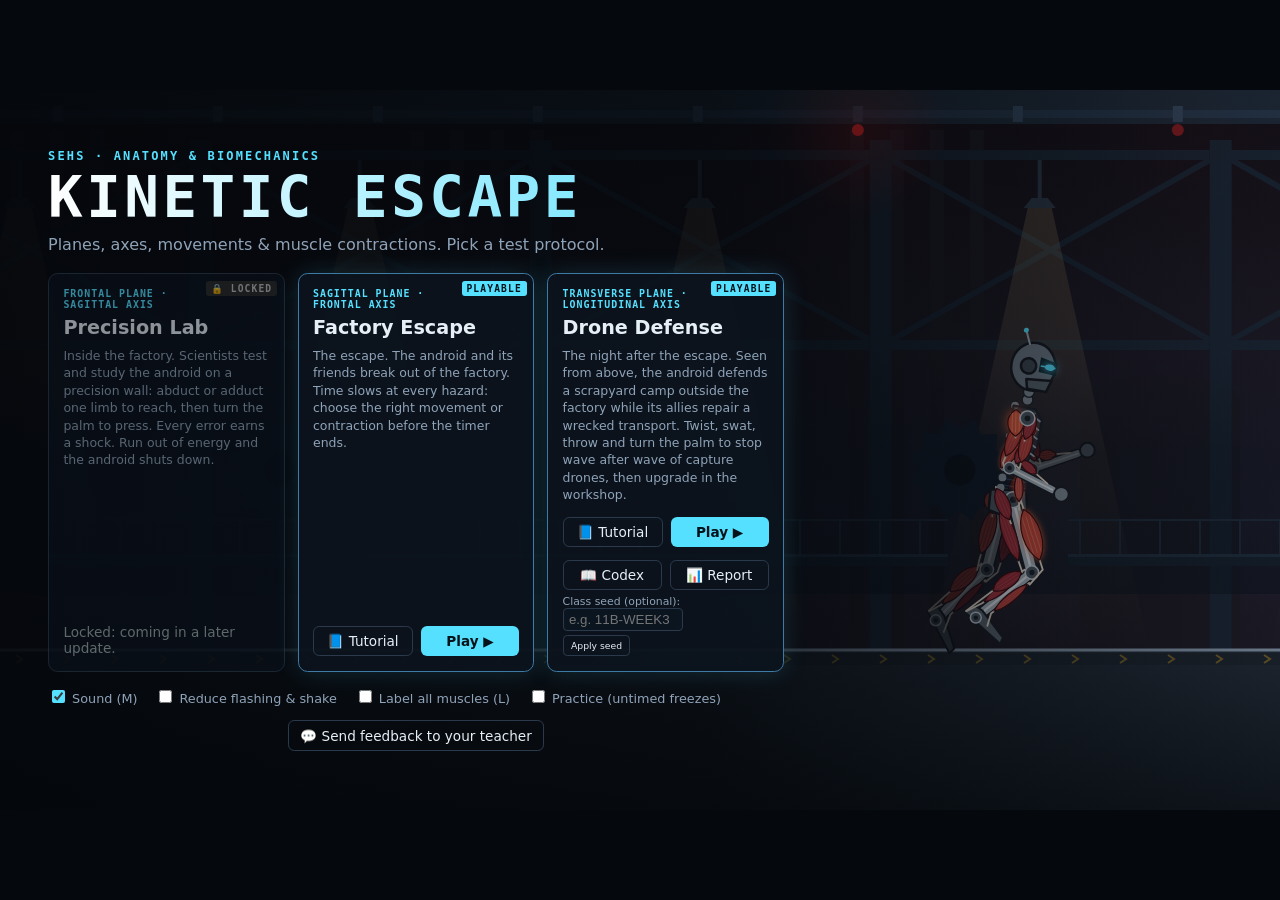
<file: index.html>
<!doctype html>
<html lang="en">
<head>
  <meta charset="utf-8">
  <meta name="viewport" content="width=device-width, initial-scale=1">
  <title>Kinetic Escape: Planes &amp; Axes</title>
  <meta name="description" content="SEHS educational game: an anatomically muscled android escapes a factory using correct planes, axes, movements and contraction types.">
  <link rel="stylesheet" href="css/style.css">
</head>
<body>
  <div id="stage">
    <canvas id="game" width="1280" height="720" aria-label="Game view"></canvas>

    <!-- HUD -->
    <div id="hud" class="hidden">
      <div class="hud-top">
        <div class="progress"><span>START</span><div class="bar"><div id="prog-fill"></div></div><span>EXIT</span></div>
        <div id="hud-stats"></div>
        <button id="pause-btn" title="Pause (P)">❚❚</button>
      </div>
      <div id="plane-tag"><b>SAGITTAL PLANE</b> · frontal axis ⊙</div>
      <div id="energy" role="status" aria-label="Energy">
        <span class="en-lbl">ENERGY</span>
        <div id="energy-cells"><i></i><i></i><i></i><i></i><i></i></div>
        <span id="energy-txt">5/5</span>
      </div>
      <div id="monitor">
        <h4>MUSCLE MONITOR</h4>
        <ul id="monitor-list"></ul>
        <div class="legend">
          <span><i class="chip" style="--c:#ff6a3d">C</i>concentric</span>
          <span><i class="chip" style="--c:#4ea8ff">E</i>eccentric</span>
          <span><i class="chip" style="--c:#ffc53d">I</i>isometric</span>
        </div>
        <div class="legend iso">C + E = isotonic (length changes) · I = static</div>
      </div>
    </div>

    <!-- Decision panel -->
    <div id="decision" class="hidden" role="dialog" aria-live="assertive">
      <div class="d-row"><div id="d-title"></div><div id="d-kind"></div></div>
      <div id="d-prompt"></div>
      <div id="d-options"></div>
      <div class="d-timer"><div id="d-timer-fill"></div><span id="d-secs"></span></div>
    </div>

    <div id="toast" class="hidden" aria-live="polite"></div>

    <!-- Menu -->
    <div id="menu" class="screen">
      <div class="menu-inner">
        <div class="kicker">SEHS · ANATOMY &amp; BIOMECHANICS</div>
        <h1>KINETIC ESCAPE</h1>
        <p class="sub">Planes, axes, movements &amp; muscle contractions. Pick a test protocol.</p>
        <div id="levels"></div>
        <div class="opts">
          <label><input type="checkbox" id="opt-sound"> Sound (M)</label>
          <label><input type="checkbox" id="opt-reduce"> Reduce flashing &amp; shake</label>
          <label><input type="checkbox" id="opt-labels"> Label all muscles (L)</label>
          <label title="Drone Defense: freezes wait for your answer (logged as assist)"><input type="checkbox" id="opt-practice"> Practice (untimed freezes)</label>
        </div>
        <div class="fb-row"><button id="btn-feedback" class="ghost small">💬 Send feedback to your teacher</button></div>
      </div>
    </div>

    <!-- Tutorial / review section (shown at the start of every game) -->
    <div id="tutorial" class="screen hidden">
      <div class="tut">
        <header>
          <div><div class="kicker" id="tut-kicker"></div><h2 id="tut-title"></h2></div>
          <button id="tut-close" class="ghost small" title="Close">✕</button>
        </header>
        <nav id="tut-nav"></nav>
        <div class="tut-body">
          <div id="tut-content"></div>
          <div class="tut-demo"><canvas id="tut-canvas" width="520" height="440"></canvas><div id="tut-caption"></div></div>
        </div>
        <footer>
          <a id="tut-print" class="ghost small" href="review-sheet.html" target="_blank" rel="noopener">🖨 Printable review sheet</a>
          <span class="spacer"></span>
          <button id="tut-skip" class="ghost small">Skip to game</button>
          <button id="tut-prev" class="ghost">◀ Back</button>
          <button id="tut-next" class="primary">Next ▶</button>
        </footer>
      </div>
    </div>

    <!-- Fail -->
    <div id="fail" class="screen hidden">
      <div class="panel">
        <div class="kicker red" id="f-kicker">ANDROID LOST</div>
        <h2 id="f-head"></h2>
        <p class="you">You chose: <b id="f-choice"></b></p>
        <p id="f-explain"></p>
        <div class="correct"><div class="kicker green">CORRECT RESPONSE</div><p id="f-correct"></p><div id="f-more" class="hidden"></div></div>
        <p id="f-cost"></p>
        <div class="row">
          <button id="btn-fail-menu" class="ghost">Menu</button>
          <button id="btn-more" class="ghost hidden">More (M)</button>
          <button id="btn-retry" class="primary">Reboot at this hazard (R)</button>
        </div>
      </div>
    </div>

    <!-- Win -->
    <div id="win" class="screen hidden">
      <div class="panel">
        <div class="kicker green">ESCAPE SUCCESSFUL</div>
        <h2>The android is out of the factory.</h2>
        <div id="w-stats" class="stats"></div>
        <div id="w-review"></div>
        <p class="dim">Next protocol: Drone Defense (transverse plane), on the menu.</p>
        <div class="row">
          <button id="btn-win-feedback" class="ghost">💬 Feedback</button>
          <button id="btn-win-menu" class="ghost">Menu</button>
          <button id="btn-again" class="primary">Run a new factory</button>
        </div>
      </div>
    </div>

    <!-- Drone Defense: wave summary / wave failed card -->
    <div id="ddcard" class="screen hidden">
      <div class="panel">
        <div class="kicker" id="dd-kicker"></div>
        <h2 id="dd-title"></h2>
        <div id="dd-body"></div>
        <div class="row" id="dd-btns"></div>
      </div>
    </div>

    <!-- Drone Defense workshop root (js/workshop.js renders into it) -->
    <div id="workshop" class="hidden"></div>

    <!-- js/progress.js overlays (Movement Codex, session report) -->
    <div id="progress-root" class="hidden"></div>

    <!-- Pause -->
    <div id="pause" class="screen hidden">
      <div class="panel">
        <div class="kicker">PAUSED</div>
        <h2>Quick reference</h2>
        <table class="ref">
          <tr><th>Plane</th><th>Axis</th><th>Divides body into</th><th>Movements</th></tr>
          <tr><td>Sagittal</td><td>Frontal / transverse / mediolateral</td><td>Left / right</td><td>Flexion, extension, dorsiflexion, plantarflexion</td></tr>
          <tr><td>Frontal</td><td>Sagittal / anteroposterior</td><td>Front / back</td><td>Abduction, adduction, lateral flexion, inversion, eversion</td></tr>
          <tr><td>Transverse</td><td>Longitudinal / vertical</td><td>Upper / lower</td><td>Medial &amp; lateral rotation, trunk rotation, pronation, supination, horizontal ab/adduction</td></tr>
        </table>
        <p class="dim">Contractions: <b>isotonic</b> = length changes (<b>concentric</b> shortens, <b>eccentric</b> lengthens) · <b>isometric</b> = no change in length.</p>
        <div class="row dd-only" id="pause-dd">
          <label class="dd-toggle"><input type="checkbox" id="pause-practice"> Practice (untimed freezes)</label>
          <span class="spacer"></span>
          <button id="btn-pause-codex" class="ghost">📖 Codex</button>
          <button id="btn-pause-report" class="ghost">📊 Report</button>
        </div>
        <div class="row">
          <button id="btn-pause-feedback" class="ghost">💬 Feedback</button>
          <button id="btn-pause-menu" class="ghost">Quit to menu</button>
          <button id="btn-pause-tut" class="ghost">📘 Tutorial</button>
          <button id="btn-resume" class="primary">Resume (P)</button>
        </div>
      </div>
    </div>
  </div>

  <script src="assets/sprites/manifest.js"></script>
  <script src="js/content.js"></script>
  <script src="js/sprites.js"></script>
  <script src="js/diagrams.js"></script>
  <script src="js/android.js"></script>
  <script src="js/effects.js"></script>
  <script src="js/sagittal.js"></script>
  <script src="js/android_top.js"></script>
  <script src="js/drones.js"></script>
  <script src="js/workshop.js"></script>
  <script src="js/progress.js"></script>
  <script src="js/transverse.js"></script>
  <script src="js/tutorial.js"></script>
  <script src="js/feedback-config.js"></script>
  <script src="js/feedback.js"></script>
  <script src="js/main.js"></script>
</body>
</html>
</file>
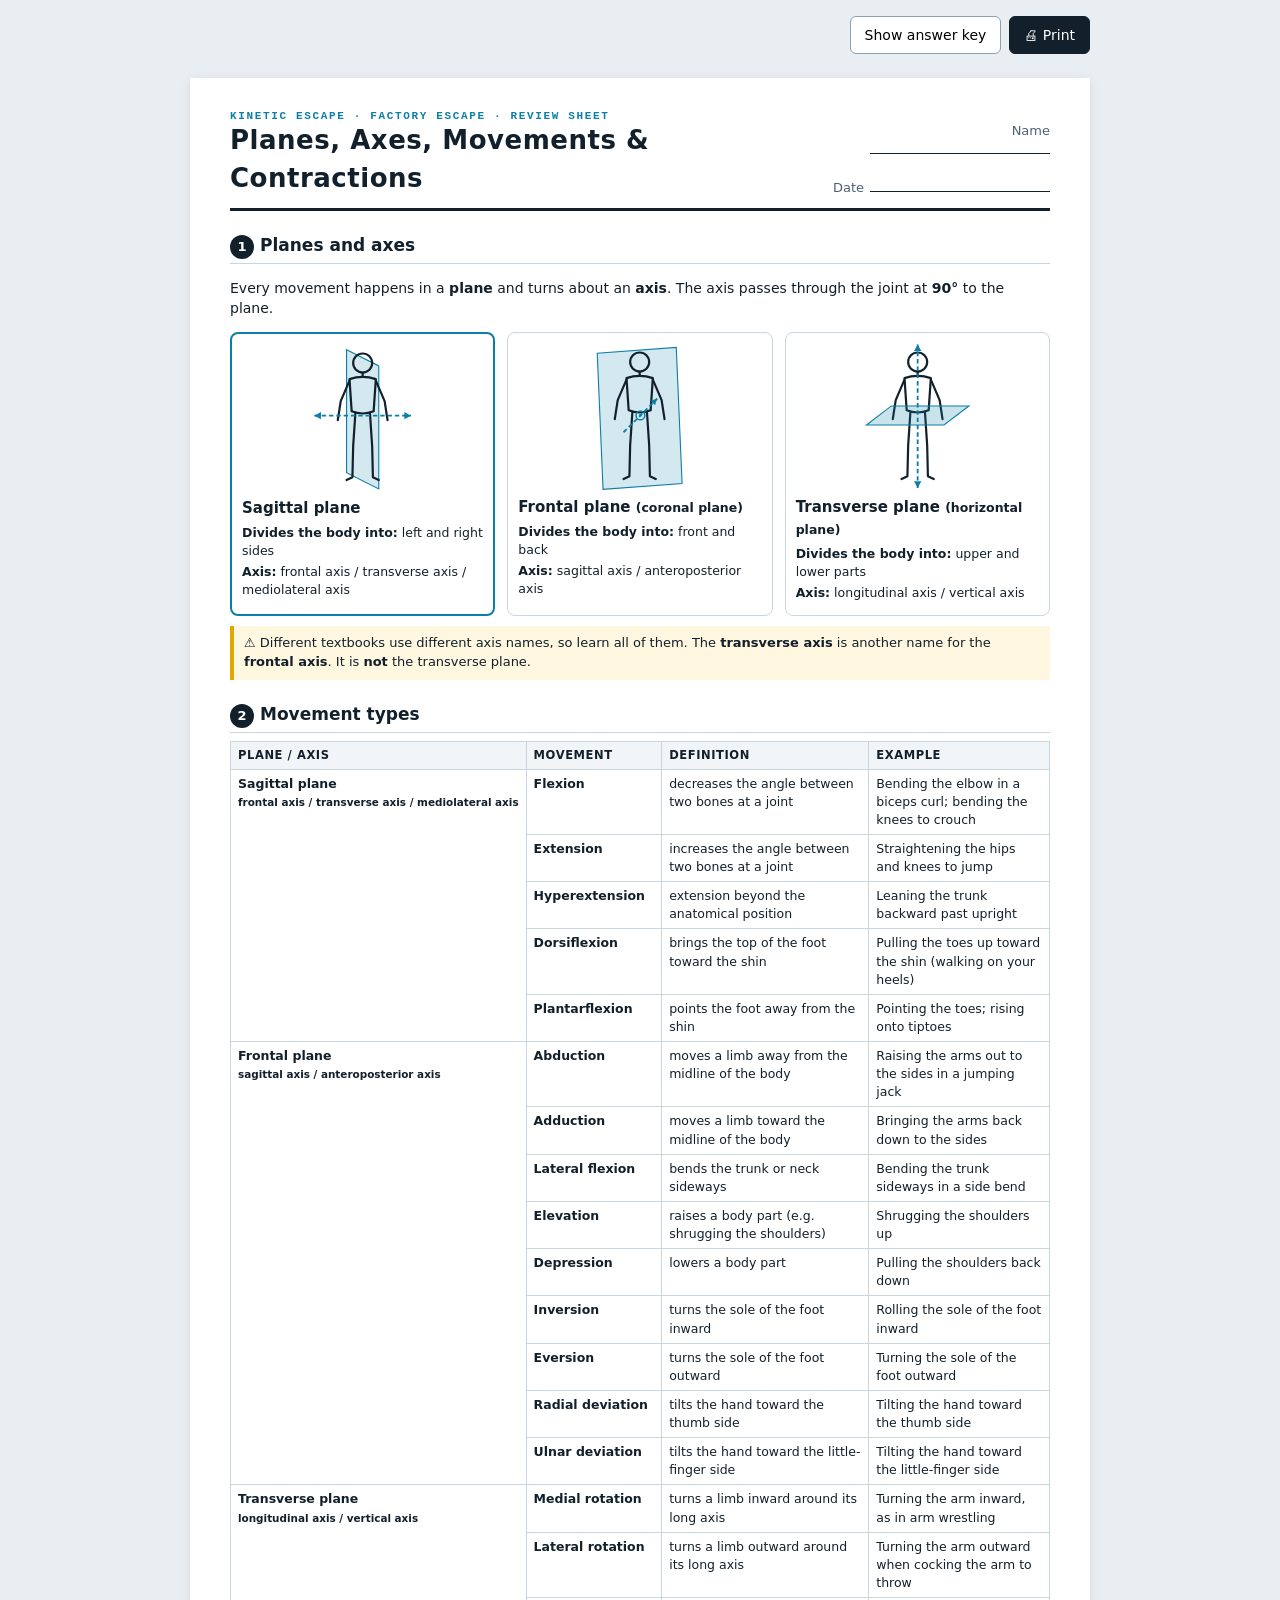
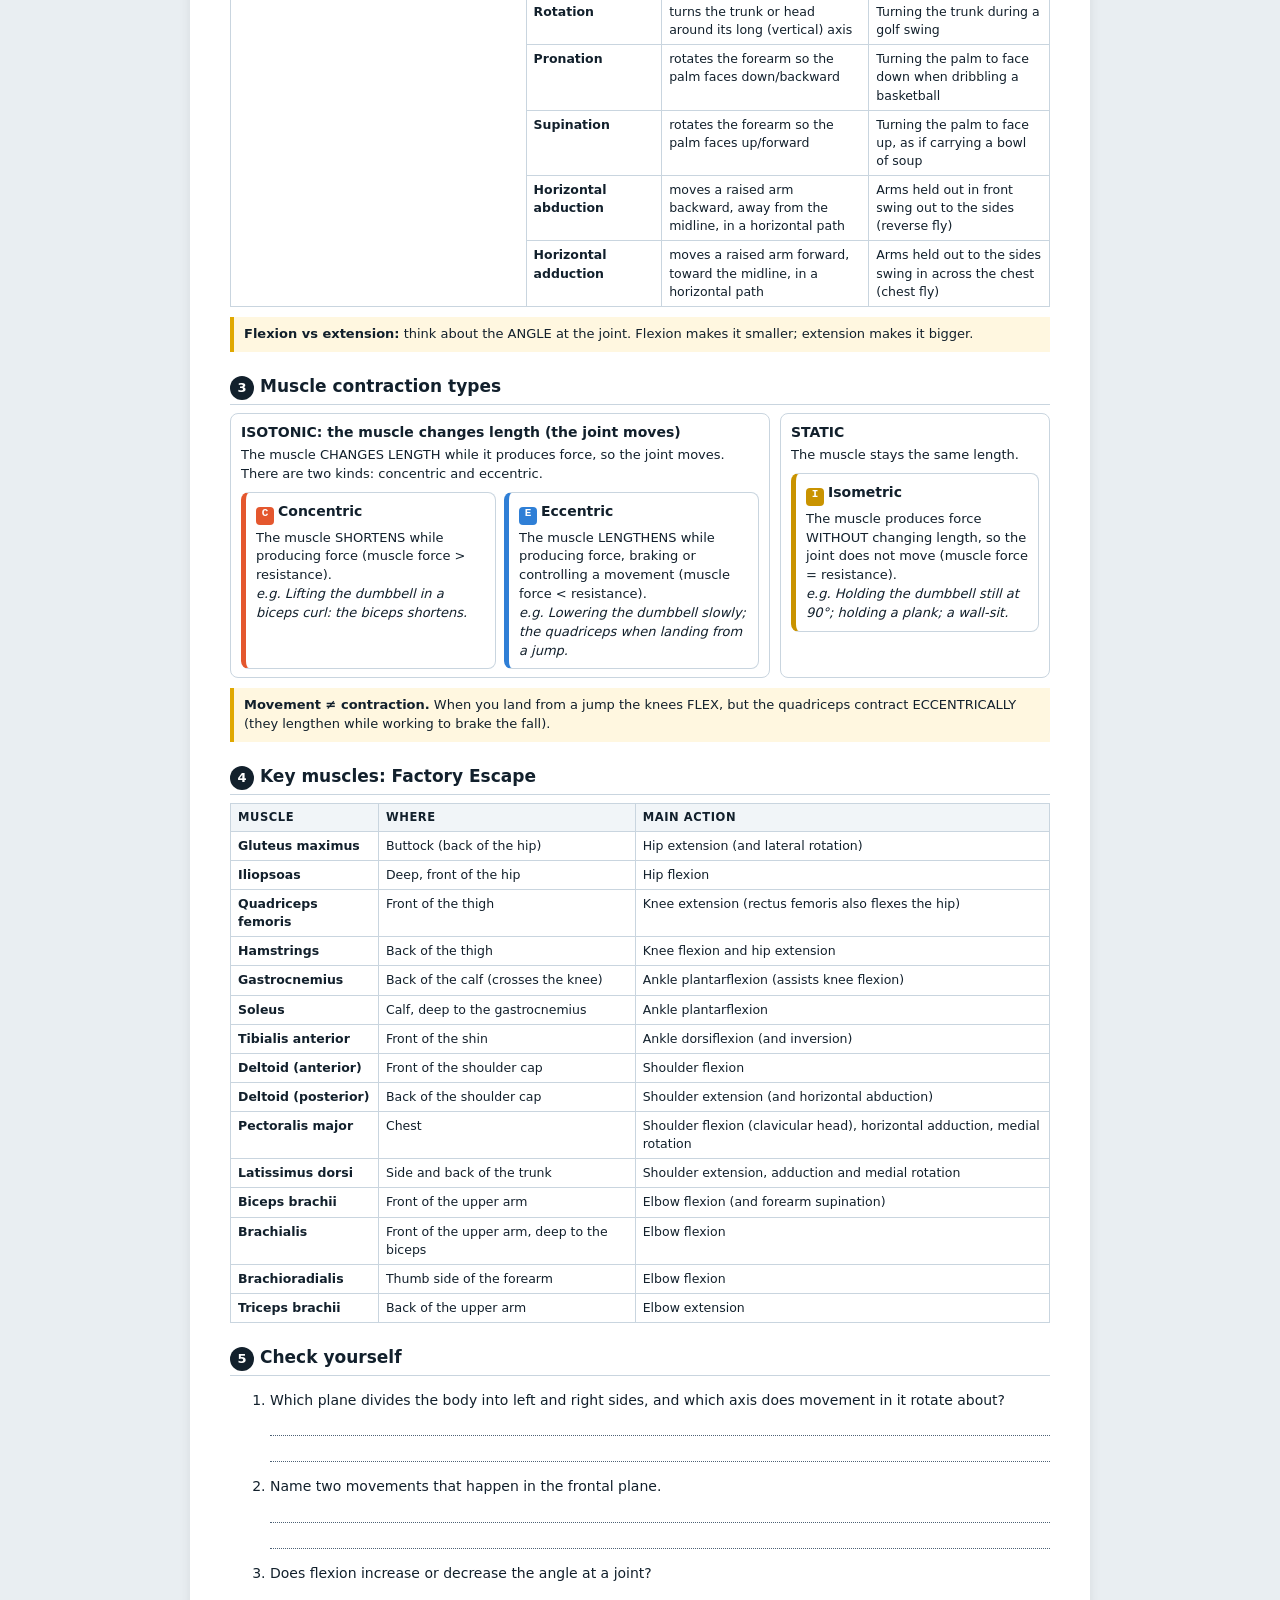
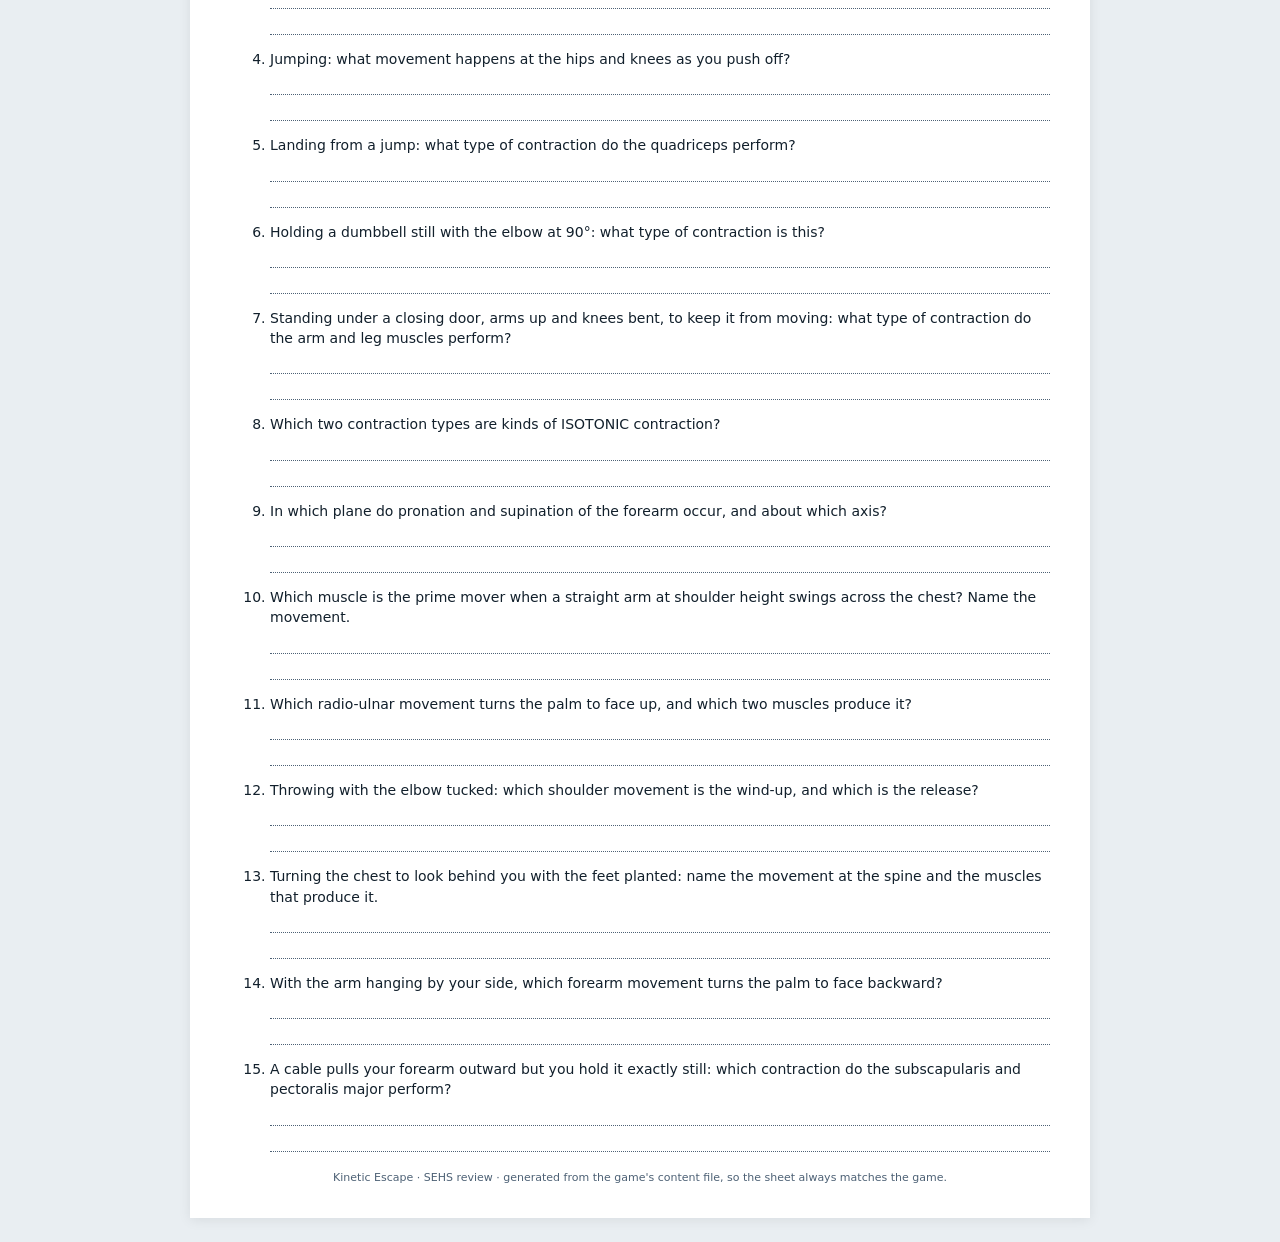
<file: review-sheet.html>
<!doctype html>
<html lang="en">
<head>
  <meta charset="utf-8">
  <meta name="viewport" content="width=device-width, initial-scale=1">
  <title>Review Sheet: Planes, Axes &amp; Contractions</title>
  <style>
    :root { --ink: #12202c; --dim: #4d6175; --line: #c9d5df; --accent: #0b7fa6; --c: #e4572e; --e: #2f7fd6; --i: #c99300; }
    * { box-sizing: border-box; }
    body { margin: 0; background: #e9eef2; color: var(--ink); font: 14px/1.45 system-ui, -apple-system, "Segoe UI", Roboto, sans-serif; }
    .page { max-width: 900px; margin: 24px auto; background: #fff; padding: 32px 40px; box-shadow: 0 2px 12px rgba(0,0,0,0.08); }
    header { display: flex; justify-content: space-between; align-items: flex-end; border-bottom: 3px solid var(--ink); padding-bottom: 10px; }
    h1 { margin: 0; font-size: 26px; letter-spacing: 0.02em; }
    .kicker { font: 700 11px ui-monospace, monospace; letter-spacing: 0.15em; color: var(--accent); }
    .fields { font-size: 13px; color: var(--dim); text-align: right; }
    .fields span { display: inline-block; min-width: 180px; border-bottom: 1px solid var(--ink); margin-left: 6px; }
    h2 { font-size: 17px; margin: 22px 0 8px; padding-bottom: 4px; border-bottom: 1px solid var(--line); }
    h2 .n { display: inline-block; width: 24px; height: 24px; line-height: 24px; text-align: center; border-radius: 50%; background: var(--ink); color: #fff; font-size: 13px; margin-right: 6px; }
    .planes { display: grid; grid-template-columns: repeat(3, 1fr); gap: 12px; }
    .plane { border: 1px solid var(--line); border-radius: 8px; padding: 10px; }
    .plane.hl { border: 2px solid var(--accent); }
    .plane svg { width: 100%; height: 150px; display: block; }
    .plane h3 { margin: 4px 0; font-size: 15px; }
    .plane p { margin: 3px 0; font-size: 12.5px; }
    .note { background: #fff7e0; border-left: 4px solid #e0a800; padding: 8px 10px; margin: 10px 0; font-size: 13px; }
    table { width: 100%; border-collapse: collapse; font-size: 12.5px; }
    th, td { border: 1px solid var(--line); padding: 5px 7px; text-align: left; vertical-align: top; }
    th { background: #f1f5f8; font-size: 11.5px; text-transform: uppercase; letter-spacing: 0.05em; }
    td.pl { font-weight: 700; white-space: nowrap; }
    .tree { display: grid; grid-template-columns: 2fr 1fr; gap: 10px; }
    .box { border: 1px solid var(--line); border-radius: 8px; padding: 8px 10px; font-size: 13px; }
    .box h4 { margin: 0 0 4px; font-size: 14px; }
    .leaves { display: grid; grid-template-columns: 1fr 1fr; gap: 8px; margin-top: 8px; }
    .leaf { border-left: 5px solid var(--col); }
    .chip { display: inline-block; width: 18px; height: 18px; line-height: 18px; text-align: center; border-radius: 4px; color: #fff; font: 800 11px ui-monospace, monospace; background: var(--col); margin-right: 4px; }
    ol.check li { margin-bottom: 14px; }
    ol.check .ans { border-bottom: 1px dotted var(--dim); height: 22px; margin-top: 4px; }
    .key { margin-top: 18px; padding: 10px 12px; background: #f1f5f8; border-radius: 8px; font-size: 12.5px; }
    .key.hidden { display: none; }
    .toolbar { max-width: 900px; margin: 16px auto 0; display: flex; gap: 8px; justify-content: flex-end; }
    .toolbar button { font: inherit; padding: 8px 14px; border-radius: 6px; border: 1px solid #8aa0b3; background: #fff; cursor: pointer; }
    .toolbar button.primary { background: var(--ink); color: #fff; border-color: var(--ink); }
    footer { margin-top: 18px; font-size: 11px; color: var(--dim); text-align: center; }
    @media print {
      body { background: #fff; }
      .toolbar { display: none; }
      .page { box-shadow: none; margin: 0; padding: 0 6mm; max-width: none; }
      h2 { break-after: avoid; }
      .planes, .tree, table { break-inside: avoid; }
      .pb { break-before: page; }
    }
  </style>
</head>
<body>
  <div class="toolbar">
    <button id="key-btn">Show answer key</button>
    <button class="primary" onclick="window.print()">🖨 Print</button>
  </div>
  <div class="page" id="sheet"></div>

  <script src="js/content.js"></script>
  <script src="js/diagrams.js"></script>
  <script>
  (function () {
    const C = window.SEHS.content;
    const D = window.SEHS.diagrams;
    const level = (new URLSearchParams(location.search).get('level')) || 'sagittal';
    const lv = C.LEVELS.find((l) => l.id === level) || C.LEVELS[1];
    const ids = ['sagittal', 'frontal', 'transverse'];
    const K = C.CONTRACTIONS;
    const colVar = { concentric: 'var(--c)', eccentric: 'var(--e)', isometric: 'var(--i)' };

    const planes = ids.map((id) => {
      const p = C.PLANES[id];
      return `<div class="plane ${id === level ? 'hl' : ''}">
        ${D.planeSVG(id, { color: '#0b7fa6', ink: '#12202c' })}
        <h3>${p.name}${p.altName ? ` <small>(${p.altName})</small>` : ''}</h3>
        <p><b>Divides the body into:</b> ${p.divides}</p>
        <p><b>Axis:</b> ${C.AXIS_NAMES[id].join(' / ')}</p>
      </div>`;
    }).join('');

    const moveRows = ids.map((id) => {
      const p = C.PLANES[id];
      return p.movements.map((m, i) => `<tr>${i === 0 ? `<td class="pl" rowspan="${p.movements.length}">${p.name}<br><small>${C.AXIS_NAMES[id].join(' / ')}</small></td>` : ''}<td><b>${m}</b></td><td>${C.MOVEMENT_DEFS[m]}</td><td>${C.MOVEMENT_EXAMPLES[m] || ''}</td></tr>`).join('');
    }).join('');

    const leaf = (k) => `<div class="box leaf" style="--col:${colVar[k]}"><h4><span class="chip" style="--col:${colVar[k]}">${K[k].letter}</span>${K[k].name}</h4>${K[k].def}<br><i>e.g. ${K[k].example}</i></div>`;

    const muscleIds = C.LEVEL_MUSCLES[level];
    const muscles = muscleIds.map((id) => { const m = C.MUSCLES[id]; return `<tr><td><b>${m.name}</b></td><td>${m.where}</td><td>${m.action}</td></tr>`; }).join('');

    const checks = C.REVIEW_CHECKS.map((c) => `<li>${c.q}<div class="ans"></div><div class="ans"></div></li>`).join('');
    const key = C.REVIEW_CHECKS.map((c, i) => `<div><b>${i + 1}.</b> ${c.a}</div>`).join('');

    document.getElementById('sheet').innerHTML = `
      <header>
        <div><div class="kicker">KINETIC ESCAPE · ${lv.title.toUpperCase()} · REVIEW SHEET</div><h1>Planes, Axes, Movements &amp; Contractions</h1></div>
        <div class="fields">Name<span></span><br><br>Date<span></span></div>
      </header>

      <h2><span class="n">1</span>Planes and axes</h2>
      <p>Every movement happens in a <b>plane</b> and turns about an <b>axis</b>. The axis passes through the joint at <b>90°</b> to the plane.</p>
      <div class="planes">${planes}</div>
      <div class="note">⚠ Different textbooks use different axis names, so learn all of them. The <b>transverse axis</b> is another name for the <b>frontal axis</b>. It is <b>not</b> the transverse plane.</div>

      <h2><span class="n">2</span>Movement types</h2>
      <table><tr><th>Plane / axis</th><th>Movement</th><th>Definition</th><th>Example</th></tr>${moveRows}</table>
      <div class="note"><b>Flexion vs extension:</b> think about the ANGLE at the joint. Flexion makes it smaller; extension makes it bigger.</div>

      <h2 class="pb"><span class="n">3</span>Muscle contraction types</h2>
      <div class="tree">
        <div class="box"><h4>ISOTONIC: the muscle changes length (the joint moves)</h4>${C.ISOTONIC.def}<div class="leaves">${leaf('concentric')}${leaf('eccentric')}</div></div>
        <div class="box"><h4>STATIC</h4>The muscle stays the same length.<div class="leaves" style="grid-template-columns:1fr">${leaf('isometric')}</div></div>
      </div>
      <div class="note"><b>Movement ≠ contraction.</b> When you land from a jump the knees FLEX, but the quadriceps contract ECCENTRICALLY (they lengthen while working to brake the fall).</div>

      <h2><span class="n">4</span>Key muscles: ${lv.title}</h2>
      <table><tr><th>Muscle</th><th>Where</th><th>Main action</th></tr>${muscles}</table>

      <h2><span class="n">5</span>Check yourself</h2>
      <ol class="check">${checks}</ol>
      <div class="key hidden" id="key"><b>Answer key</b>${key}</div>
      <footer>Kinetic Escape · SEHS review · generated from the game's content file, so the sheet always matches the game.</footer>
    `;
    const btn = document.getElementById('key-btn');
    btn.addEventListener('click', () => {
      const k = document.getElementById('key');
      k.classList.toggle('hidden');
      btn.textContent = k.classList.contains('hidden') ? 'Show answer key' : 'Hide answer key';
    });
  })();
  </script>
</body>
</html>
</file>
<file: css/style.css>
:root {
  --bg: #05080c;
  --panel: rgba(9, 15, 22, 0.92);
  --line: #2a3a4c;
  --ink: #e6eef6;
  --dim: #8fa3b8;
  --cyan: #56e0ff;
  --red: #ff4058;
  --green: #4dffa0;
  --amber: #ffc53d;
}
* { box-sizing: border-box; }
html, body { margin: 0; height: 100%; background: var(--bg); color: var(--ink); font-family: system-ui, -apple-system, "Segoe UI", Roboto, sans-serif; overflow: hidden; }
body { display: flex; align-items: center; justify-content: center; }
#stage { position: relative; width: 1280px; height: 720px; font-size: 16px; overflow: hidden; background: #000; }
#game { position: absolute; inset: 0; width: 100%; height: 100%; display: block; }
.hidden { display: none !important; }
button { font: inherit; cursor: pointer; }
kbd { display: inline-block; min-width: 1.4em; padding: 0.05em 0.35em; border: 1px solid #5a6d82; border-bottom-width: 2px; border-radius: 0.3em; font: 700 0.8em ui-monospace, monospace; text-align: center; color: var(--ink); background: #111b26; }
.chip { display: inline-flex; align-items: center; justify-content: center; width: 1.25em; height: 1.25em; border-radius: 0.3em; margin-right: 0.4em; font: 800 0.75em ui-monospace, monospace; font-style: normal; color: #0a0f14; background: var(--c); vertical-align: middle; }
.dim { color: var(--dim); }
.kicker { font: 700 0.75em ui-monospace, monospace; letter-spacing: 0.18em; color: var(--cyan); }
.kicker.red { color: var(--red); }
.kicker.green { color: var(--green); }

/* ---------- HUD ---------- */
#hud { position: absolute; inset: 0; pointer-events: none; }
.hud-top { position: absolute; top: 0.8em; left: 1.2em; right: 1.2em; display: flex; align-items: center; gap: 1.5em; }
.progress { display: flex; align-items: center; gap: 0.6em; flex: 1; font: 700 0.7em ui-monospace, monospace; color: var(--dim); letter-spacing: 0.1em; }
.progress .bar { flex: 1; height: 0.55em; background: rgba(255,255,255,0.08); border: 1px solid var(--line); border-radius: 1em; overflow: hidden; }
#prog-fill { height: 100%; width: 0; background: linear-gradient(90deg, var(--cyan), var(--green)); }
#hud-stats { display: flex; gap: 1.2em; font: 600 0.75em ui-monospace, monospace; color: var(--dim); }
#hud-stats b { color: var(--ink); }
#pause-btn { pointer-events: auto; background: rgba(10,16,24,0.8); color: var(--ink); border: 1px solid var(--line); border-radius: 0.4em; padding: 0.2em 0.6em; }
#plane-tag { position: absolute; top: 2.6em; left: 1.2em; font: 0.75em ui-monospace, monospace; color: #bfefff; letter-spacing: 0.08em; background: rgba(5,12,18,0.6); padding: 0.25em 0.6em; border-left: 3px solid var(--cyan); }
#monitor { position: absolute; left: 1.2em; bottom: 1em; width: 17em; background: rgba(5,10,16,0.78); border: 1px solid var(--line); border-radius: 0.5em; padding: 0.6em 0.8em; }
#monitor h4 { margin: 0 0 0.4em; font: 700 0.7em ui-monospace, monospace; letter-spacing: 0.15em; color: var(--cyan); }
#monitor ul { list-style: none; margin: 0; padding: 0; min-height: 5.4em; }
#monitor li { display: flex; align-items: center; gap: 0.3em; font-size: 0.72em; padding: 0.12em 0; }
#monitor li.idle, #monitor li.jam { color: var(--dim); font-family: ui-monospace, monospace; }
#monitor li.jam { color: var(--amber); }
#monitor .mn { flex: 1; white-space: nowrap; overflow: hidden; text-overflow: ellipsis; }
#monitor .mb { width: 4.5em; height: 0.45em; background: rgba(255,255,255,0.08); border-radius: 1em; overflow: hidden; }
#monitor .mb i { display: block; height: 100%; }
#monitor .legend { display: flex; gap: 0.6em; margin-top: 0.5em; font-size: 0.62em; color: var(--dim); }

/* ---------- decision ---------- */
#decision { position: absolute; left: 50%; bottom: 1.2em; transform: translateX(-50%); width: 46em; background: var(--panel); border: 1px solid #3c5a78; border-radius: 0.7em; padding: 0.9em 1.1em 0.8em; box-shadow: 0 0 2em rgba(80,200,255,0.18); animation: rise 0.25s ease-out; }
#decision.urgent { border-color: var(--red); box-shadow: 0 0 2.4em rgba(255,40,70,0.35); }
@keyframes rise { from { transform: translate(-50%, 1em); opacity: 0; } to { transform: translate(-50%, 0); opacity: 1; } }
.d-row { display: flex; justify-content: space-between; align-items: baseline; }
#d-title { font: 800 0.8em ui-monospace, monospace; letter-spacing: 0.15em; color: var(--amber); }
#d-kind { font: 700 0.7em ui-monospace, monospace; letter-spacing: 0.12em; color: var(--cyan); }
#d-prompt { margin: 0.45em 0 0.7em; font-size: 1.02em; line-height: 1.35; }
#d-options { display: grid; grid-template-columns: repeat(auto-fit, minmax(9em, 1fr)); gap: 0.5em; }
.opt { display: flex; align-items: center; gap: 0.5em; padding: 0.6em 0.7em; background: #0f1b28; color: var(--ink); border: 1px solid #36506b; border-radius: 0.45em; font-weight: 700; font-size: 0.95em; text-align: left; }
.opt:hover, .opt:focus-visible { background: #16304a; border-color: var(--cyan); outline: none; }
.d-timer { position: relative; margin-top: 0.7em; height: 0.5em; background: rgba(255,255,255,0.08); border-radius: 1em; overflow: hidden; }
#d-timer-fill { height: 100%; width: 100%; background: linear-gradient(90deg, var(--red), var(--amber)); }
#d-secs { position: absolute; right: 0; top: -1.5em; font: 700 0.75em ui-monospace, monospace; color: var(--amber); }
#decision.urgent #d-secs { color: var(--red); }

/* ---------- toast ---------- */
#toast { position: absolute; right: 1.2em; top: 3.4em; width: 22em; background: rgba(6,24,16,0.92); border: 1px solid #2f8a5c; border-radius: 0.6em; padding: 0.7em 0.9em; animation: slidein 0.25s ease-out; }
@keyframes slidein { from { transform: translateX(2em); opacity: 0; } to { transform: none; opacity: 1; } }
.t-head { font: 800 1.1em ui-monospace, monospace; color: var(--green); letter-spacing: 0.06em; }
.t-sub { font-size: 0.75em; color: #a6f0c8; margin: 0.15em 0 0.35em; }
.t-body { font-size: 0.82em; line-height: 1.35; }
.t-mus { margin-top: 0.4em; font-size: 0.76em; color: var(--dim); }

/* ---------- screens ---------- */
.screen { position: absolute; inset: 0; display: flex; align-items: center; justify-content: center; background: radial-gradient(ellipse at center, rgba(5,10,16,0.55), rgba(2,4,8,0.88)); }
#menu { background: linear-gradient(90deg, rgba(3,6,10,0.92) 0%, rgba(3,6,10,0.75) 55%, rgba(3,6,10,0.15) 100%); justify-content: flex-start; }
.menu-inner { width: 46em; margin-left: 3em; }
h1 { margin: 0.1em 0 0; font: 900 3.6em/1 ui-monospace, monospace; letter-spacing: 0.06em; background: linear-gradient(90deg, #fff, var(--cyan)); -webkit-background-clip: text; background-clip: text; color: transparent; }
.sub { color: var(--dim); margin: 0.5em 0 1.2em; }
#levels { display: grid; grid-template-columns: repeat(3, 1fr); gap: 0.8em; }
.level { position: relative; text-align: left; background: rgba(12,20,30,0.92); color: var(--ink); border: 1px solid var(--line); border-radius: 0.6em; padding: 0.9em; min-height: 15em; }
.level h3 { margin: 0.3em 0 0.4em; font-size: 1.2em; }
.level p { margin: 0; font-size: 0.78em; line-height: 1.4; color: var(--dim); }
.level .lv-plane { font: 700 0.62em ui-monospace, monospace; letter-spacing: 0.1em; color: var(--cyan); }
.level .badge { position: absolute; top: 0.7em; right: 0.7em; font: 800 0.6em ui-monospace, monospace; letter-spacing: 0.12em; padding: 0.25em 0.5em; border-radius: 0.3em; }
.level.playable { border-color: #3d7aa6; box-shadow: 0 0 1.5em rgba(86,224,255,0.15); }
.level.playable:hover { border-color: var(--cyan); }
.level.playable .badge { background: var(--cyan); color: #04121a; }
.level.design .badge { background: #3a2f10; color: var(--amber); }
.level.paused .badge { background: #2a2a2a; color: #aaa; }
.level .lv-plane { padding-right: 5em; }
.opts { display: flex; gap: 1.4em; margin-top: 1.2em; font-size: 0.8em; color: var(--dim); }
.opts input { accent-color: var(--cyan); }

.panel { width: 44em; max-height: 92%; overflow: auto; background: var(--panel); border: 1px solid var(--line); border-radius: 0.8em; padding: 1.4em 1.6em; }
.panel h2 { margin: 0.25em 0 0.5em; font-size: 1.6em; }
.panel h2 em { color: var(--cyan); font-style: normal; }
.panel p { line-height: 1.45; }
.panel .row { display: flex; justify-content: flex-end; gap: 0.7em; margin-top: 1em; }
.primary { background: var(--cyan); color: #04121a; border: 0; border-radius: 0.45em; padding: 0.65em 1.2em; font-weight: 800; }
.primary:hover { filter: brightness(1.1); }
.ghost { background: transparent; color: var(--ink); border: 1px solid var(--line); border-radius: 0.45em; padding: 0.65em 1.1em; }
.brief { width: 58em; }
.brief-grid { display: grid; grid-template-columns: repeat(3, 1fr); gap: 1.2em; }
.brief-grid h4 { margin: 0 0 0.4em; color: var(--amber); font: 700 0.8em ui-monospace, monospace; letter-spacing: 0.12em; text-transform: uppercase; }
.brief-grid p { font-size: 0.86em; margin: 0 0 0.6em; }
#fail .panel { border-color: #6b2230; }
#fail.plane .panel { border-color: var(--red); box-shadow: 0 0 2em rgba(255,40,70,0.3); }
#f-head { color: #ffb3bd; }
.you { color: var(--dim); }
.correct { margin-top: 1em; padding: 0.8em 1em; border-radius: 0.5em; background: rgba(20,60,40,0.35); border: 1px solid #2f8a5c; }
.correct p { margin: 0.3em 0 0; font-size: 0.92em; }
.stats { display: grid; grid-template-columns: repeat(4, 1fr); gap: 0.7em; margin: 0.8em 0; }
.stats div { background: rgba(255,255,255,0.04); border: 1px solid var(--line); border-radius: 0.5em; padding: 0.6em; text-align: center; }
.stats b { display: block; font-size: 1.5em; color: var(--green); }
.stats span { font-size: 0.72em; color: var(--dim); }
#w-review h3 { font-size: 1em; margin: 0.8em 0 0.3em; }
#w-review li { font-size: 0.85em; margin-bottom: 0.3em; line-height: 1.4; }
table.ref { width: 100%; border-collapse: collapse; font-size: 0.85em; }
table.ref th, table.ref td { border-bottom: 1px solid var(--line); padding: 0.45em 0.4em; text-align: left; vertical-align: top; }
table.ref th { color: var(--amber); font: 700 0.75em ui-monospace, monospace; letter-spacing: 0.1em; }

/* ---------- v0.2: menu cards with Tutorial / Play ---------- */
.level { display: flex; flex-direction: column; }
.level p { flex: 1; }
.lv-btns { display: flex; gap: 0.5em; margin-top: 0.8em; }
.lv-btns button { flex: 1; }
button.small, a.small { padding: 0.45em 0.8em; font-size: 0.85em; }
a.ghost { color: var(--ink); text-decoration: none; display: inline-flex; align-items: center; }
.legend.iso { margin-top: 0.25em; font-size: 0.6em; color: var(--dim); }
#plane-tag .ax { color: var(--amber); }
.t-deep { margin-top: 0.4em; font-size: 0.74em; line-height: 1.35; color: #b9d9ff; border-left: 2px solid var(--cyan); padding-left: 0.5em; }

/* ---------- tutorial ---------- */
#tutorial { background: rgba(2,5,9,0.9); }
.tut { width: 76em; height: 43em; display: flex; flex-direction: column; background: var(--panel); border: 1px solid var(--line); border-radius: 0.8em; padding: 0.9em 1.2em; }
.tut header { display: flex; justify-content: space-between; align-items: flex-start; }
.tut h2 { margin: 0.15em 0 0.3em; font-size: 1.45em; }
#tut-nav { display: flex; gap: 0.35em; margin-bottom: 0.6em; flex-wrap: wrap; }
#tut-nav button { background: transparent; color: var(--dim); border: 1px solid var(--line); border-radius: 2em; padding: 0.3em 0.8em; font-size: 0.78em; }
#tut-nav button.on { background: var(--cyan); color: #04121a; border-color: var(--cyan); font-weight: 800; }
.tut-body { flex: 1; display: grid; grid-template-columns: 1fr 26em; gap: 1em; min-height: 0; }
#tut-content { overflow: auto; padding-right: 0.4em; font-size: 0.88em; }
.tut-demo { display: flex; flex-direction: column; gap: 0.5em; min-height: 0; }
#tut-canvas { width: 100%; height: auto; border-radius: 0.5em; border: 1px solid var(--line); background: #0d1620; }
#tut-caption { font-size: 0.8em; line-height: 1.4; color: #d6e6f2; min-height: 3.5em; }
#tut-caption b { color: #ffe680; }
.tut footer { display: flex; align-items: center; gap: 0.6em; margin-top: 0.7em; }
.tut footer .spacer { flex: 1; }
.tut .lead { margin: 0 0 0.7em; line-height: 1.45; }
.callout { margin: 0.7em 0; padding: 0.6em 0.8em; border-radius: 0.45em; background: rgba(86,224,255,0.07); border-left: 3px solid var(--cyan); line-height: 1.4; }
.callout.warn { background: rgba(255,197,61,0.08); border-left-color: var(--amber); }
.pcards { display: grid; grid-template-columns: repeat(3, 1fr); gap: 0.6em; }
.pcard { position: relative; background: rgba(255,255,255,0.03); border: 1px solid var(--line); border-radius: 0.5em; padding: 0.5em 0.6em; font-size: 0.86em; }
.pcard.cur { border-color: var(--cyan); box-shadow: 0 0 1em rgba(86,224,255,0.15); }
.pcard .tag { position: absolute; top: 0.5em; right: 0.5em; font: 800 0.65em ui-monospace, monospace; background: var(--cyan); color: #04121a; padding: 0.15em 0.4em; border-radius: 0.3em; }
.pcard svg { display: block; width: 100%; height: 9.5em; }
.pcard h4 { margin: 0.2em 0; font-size: 1.05em; }
.pcard h4 small { color: var(--dim); font-weight: 400; }
.pcard .kv { margin: 0.2em 0; line-height: 1.35; }
.pcard .mv { color: var(--dim); font-size: 0.92em; }
.mv-grid { display: grid; grid-template-columns: repeat(auto-fill, minmax(13em, 1fr)); gap: 0.5em; }
.mv-card { display: flex; flex-direction: column; gap: 0.2em; text-align: left; background: #0f1b28; color: var(--ink); border: 1px solid #2f4760; border-radius: 0.5em; padding: 0.55em 0.7em; font-size: 0.95em; }
.mv-card.wide { margin-top: 0.8em; width: 100%; }
.mv-card b { color: #fff; font-size: 1.05em; }
.mv-card span { line-height: 1.35; }
.mv-card i { color: var(--dim); font-size: 0.9em; }
.mv-card em { color: var(--cyan); font-style: normal; font-size: 0.8em; font-weight: 700; }
.mv-card:hover, .mv-card.active, .node.leaf:hover, .node.leaf.active, .node.mid:hover, .node.mid.active { border-color: var(--cyan); background: #14283b; }
h5.sub { margin: 1em 0 0.4em; color: var(--amber); font: 700 0.8em ui-monospace, monospace; letter-spacing: 0.08em; text-transform: uppercase; }
.others { display: grid; grid-template-columns: 1fr 1fr; gap: 0.6em; font-size: 0.9em; color: var(--dim); line-height: 1.45; }
.others b { color: var(--ink); }
.tree { display: flex; flex-direction: column; align-items: center; gap: 0.6em; }
.node { background: #0f1b28; color: var(--ink); border: 1px solid #2f4760; border-radius: 0.5em; padding: 0.5em 0.7em; text-align: left; display: flex; flex-direction: column; gap: 0.2em; font-size: 0.95em; }
.node.root { font-weight: 800; text-align: center; }
.node span { line-height: 1.35; }
.node i { color: var(--dim); font-size: 0.9em; }
.node em { color: var(--cyan); font-style: normal; font-size: 0.8em; font-weight: 700; }
.node.leaf { border-left: 4px solid var(--c); }
.node.static { border-style: dashed; }
.branches { display: grid; grid-template-columns: 2fr 1fr; gap: 0.7em; width: 100%; }
.branch { display: flex; flex-direction: column; gap: 0.5em; }
.leaves { display: grid; grid-template-columns: repeat(auto-fit, minmax(10em, 1fr)); gap: 0.5em; }
table.mtable { width: 100%; border-collapse: collapse; font-size: 0.92em; }
table.mtable th, table.mtable td { text-align: left; padding: 0.35em 0.4em; border-bottom: 1px solid var(--line); vertical-align: top; }
table.mtable th { color: var(--amber); font: 700 0.75em ui-monospace, monospace; letter-spacing: 0.1em; }
table.mtable tr.click { cursor: pointer; }
table.mtable tr.click:hover, table.mtable tr.active { background: #14283b; }
ul.play li { margin-bottom: 0.45em; line-height: 1.45; }

/* ---------- energy bar (hybrid damage system) ---------- */
#energy { position: absolute; top: 4.4em; left: 1.2em; display: flex; align-items: center; gap: 0.5em; font: 700 0.72em ui-monospace, monospace; letter-spacing: 0.1em; color: #bfefff; background: rgba(5,12,18,0.6); padding: 0.3em 0.6em; border-left: 3px solid var(--cyan); border-radius: 0 0.3em 0.3em 0; }
#energy-cells { display: flex; gap: 0.25em; }
#energy-cells i { display: block; width: 1.5em; height: 0.85em; border-radius: 0.15em; background: var(--cyan); box-shadow: 0 0 0.5em rgba(86,224,255,0.55); transition: background 0.25s, box-shadow 0.25s; }
#energy-cells i.off { background: #16222d; box-shadow: inset 0 0 0 1px #2c3d4e; }
#energy-txt { min-width: 2.6em; }
#energy.loss { animation: en-loss 0.8s ease-out; }
#energy.gain { animation: en-gain 0.8s ease-out; }
@keyframes en-loss { 0%, 40% { background: rgba(255,40,70,0.55); border-left-color: var(--red); } 100% { background: rgba(5,12,18,0.6); } }
@keyframes en-gain { 0%, 40% { background: rgba(77,255,160,0.45); border-left-color: var(--green); } 100% { background: rgba(5,12,18,0.6); } }
@media (prefers-reduced-motion: reduce) { #energy.loss, #energy.gain { animation-duration: 0.01s; } }

/* decision panel low and to the right (blast door: keep hands, knees and door edge visible) */
#decision.right { left: auto; right: 1.2em; transform: none; width: 34em; animation: rise-r 0.25s ease-out; }
@keyframes rise-r { from { transform: translateY(1em); opacity: 0; } to { transform: none; opacity: 1; } }
#decision.right #d-options { grid-template-columns: repeat(2, 1fr); }

/* fail card variants */
#f-cost { margin: 0.8em 0 0; font: 700 0.85em ui-monospace, monospace; color: #ffb3bd; }
#fail.partial .panel { border-color: #8a6a1e; }
#fail.partial #f-cost, #fail.partial #f-kicker { color: var(--amber); }
#fail.shutdown .panel { border-color: #3c4a5a; }

/* ===== Workshop ===== */
/* Drone Defense workshop overlay (js/workshop.js). Everything is scoped under .ws. */
.ws { --ws-strike: var(--cyan); --ws-core: var(--amber); --ws-crew: var(--green); --ws-card: #0c1620; --ws-gold: #ffd36b;
  position: absolute; inset: 0; z-index: 50; display: flex; flex-direction: column; color: var(--ink); font-size: max(1em, 13px);
  background: radial-gradient(ellipse at 30% 0%, #0d2233 0%, #060b11 55%, #03060a 100%); container: ws / inline-size; overflow: hidden;
  animation: ws-in 0.35s ease-out; }
.ws.ws-fixed { position: fixed; z-index: 1000; font-size: 16px; }
@keyframes ws-in { from { opacity: 0; transform: scale(1.02); } to { opacity: 1; transform: none; } }
.ws * { box-sizing: border-box; }
.ws-bg { position: absolute; inset: 0; pointer-events: none; opacity: 0.5;
  background-image: linear-gradient(rgba(86,224,255,0.05) 1px, transparent 1px), linear-gradient(90deg, rgba(86,224,255,0.05) 1px, transparent 1px);
  background-size: 32px 32px; mask-image: radial-gradient(ellipse at 50% 30%, #000 30%, transparent 80%); -webkit-mask-image: radial-gradient(ellipse at 50% 30%, #000 30%, transparent 80%); }
.ws button { font: inherit; color: inherit; cursor: pointer; }
.ws button:focus-visible, .ws .ws-q:focus-visible, .ws input:focus-visible + .ws-oc-sw { outline: 3px solid #ffe680; outline-offset: 2px; }
.ws .ws-q:focus { outline: none; }
.ws h3 { margin: 0; font: 800 1.05em ui-monospace, monospace; letter-spacing: 0.14em; color: var(--cyan); }
.ws-sub { margin: 0.15em 0 0; color: var(--dim); font-size: 0.82em; line-height: 1.35; }
.ws-kicker { font: 700 0.72em ui-monospace, monospace; letter-spacing: 0.2em; color: var(--cyan); }
.ws-gear { display: inline-flex; width: 1em; height: 1em; color: var(--ws-gold); vertical-align: -0.12em; }
.ws-gear svg, .ws-bolt svg { width: 100%; height: 100%; display: block; }
.ws-bolt { display: inline-flex; width: 1em; height: 1em; color: var(--amber); vertical-align: -0.12em; }

/* header */
.ws-head { position: relative; display: flex; align-items: center; gap: 1.2em; padding: 0.7em 1.2em; border-bottom: 1px solid var(--line);
  background: linear-gradient(180deg, rgba(10,20,30,0.95), rgba(6,12,18,0.8)); box-shadow: 0 0.4em 1.4em rgba(0,0,0,0.4); }
.ws-brand { min-width: 12em; }
.ws-title { margin: 0.05em 0 0; font: 900 1.5em/1.1 ui-monospace, monospace; letter-spacing: 0.06em;
  background: linear-gradient(90deg, #fff, var(--cyan)); -webkit-background-clip: text; background-clip: text; color: transparent; }
.ws-tabs { flex: 1; display: flex; gap: 0.5em; justify-content: center; }
.ws-tab { position: relative; display: flex; align-items: center; gap: 0.55em; padding: 0.55em 1em; min-width: 10.5em; background: rgba(15,27,40,0.85);
  border: 1px solid #2b4258; border-radius: 0.5em; transition: background 0.2s, border-color 0.2s, box-shadow 0.2s, transform 0.15s; }
.ws-tab:hover { border-color: var(--cyan); transform: translateY(-1px); }
.ws-tab-n { display: inline-flex; align-items: center; justify-content: center; width: 1.6em; height: 1.6em; border-radius: 50%; border: 1px solid #3d5a75; font: 800 0.8em ui-monospace, monospace; color: var(--dim); }
.ws-tab-l { font: 800 0.95em ui-monospace, monospace; letter-spacing: 0.12em; }
.ws-tab-s { margin-left: auto; font: 700 0.7em ui-monospace, monospace; color: var(--dim); letter-spacing: 0.05em; }
.ws-tab.on { background: linear-gradient(180deg, #123049, #0c2234); border-color: var(--cyan); box-shadow: 0 0 1.2em rgba(86,224,255,0.3), inset 0 -3px 0 var(--cyan); }
.ws-tab.on .ws-tab-n { background: var(--cyan); color: #04121a; border-color: var(--cyan); }
.ws-tab.ping:not(.on) .ws-tab-s { color: var(--ws-gold); animation: ws-ping 1.6s ease-in-out infinite; }
@keyframes ws-ping { 50% { opacity: 0.45; } }
.ws-scrap { position: relative; display: flex; align-items: center; gap: 0.4em; padding: 0.4em 0.9em; border-radius: 2em; border: 1px solid #6b5a22;
  background: radial-gradient(ellipse at 30% 30%, rgba(255,211,107,0.18), rgba(30,24,8,0.8)); box-shadow: 0 0 1em rgba(255,197,61,0.15); transition: box-shadow 0.2s; }
.ws-scrap .ws-gear { width: 1.4em; height: 1.4em; animation: ws-spin 8s linear infinite; }
@keyframes ws-spin { to { transform: rotate(360deg); } }
.ws-scrap-n { font: 900 1.45em ui-monospace, monospace; color: #fff1c8; min-width: 2.6em; text-align: right; font-variant-numeric: tabular-nums; }
.ws-scrap-l { font: 700 0.68em ui-monospace, monospace; letter-spacing: 0.15em; color: var(--ws-gold); }
.ws-scrap.tick { animation: ws-tick 0.25s ease-out; }
.ws-scrap.up { box-shadow: 0 0 1.8em rgba(255,211,107,0.55); }
.ws-scrap.down { box-shadow: 0 0 1.4em rgba(86,224,255,0.45); }
@keyframes ws-tick { 40% { transform: scale(1.08); } }
.ws-delta { position: absolute; right: 100%; top: 0.35em; margin-right: 0.6em; font: 900 1.05em ui-monospace, monospace; pointer-events: none; animation: ws-delta 1.2s ease-out forwards; }
.ws-delta.up { color: var(--ws-gold); text-shadow: 0 0 0.6em rgba(255,211,107,0.8); }
.ws-delta.down { color: var(--cyan); }
@keyframes ws-delta { from { opacity: 1; transform: translateX(0.6em); } to { opacity: 0; transform: translateX(-1.2em); } }

/* body */
.ws-body { position: relative; flex: 1; min-height: 0; display: flex; gap: 1em; padding: 0.9em 1.2em 0.6em; }
.ws-main { flex: 1; min-width: 0; overflow: auto; padding-right: 0.3em; scrollbar-color: #2b4258 transparent; }
.ws-pane[hidden] { display: none; }
.ws-pane { animation: ws-pane 0.28s ease-out; }
@keyframes ws-pane { from { opacity: 0; transform: translateY(0.5em); } to { opacity: 1; transform: none; } }
.ws-pane-head { display: flex; align-items: baseline; gap: 1em; flex-wrap: wrap; margin-bottom: 0.7em; }
.ws-side { width: 17.5em; flex: none; overflow: auto; background: rgba(8,15,22,0.88); border: 1px solid var(--line); border-radius: 0.7em; padding: 0.8em 0.9em; }

/* terminal */
.ws-term-top { display: flex; align-items: center; gap: 1.1em; flex-wrap: wrap; margin-bottom: 0.7em; }
.ws-term-title { flex: 1; min-width: 14em; }
.ws-dots { display: flex; gap: 0.35em; list-style: none; margin: 0; padding: 0; }
.ws-dot { width: 1.75em; height: 1.75em; display: flex; align-items: center; justify-content: center; border-radius: 0.35em; border: 1px solid #2b4258;
  font: 800 0.78em ui-monospace, monospace; color: var(--dim); background: #0b1520; transition: all 0.25s; }
.ws-dot.cur { border-color: var(--cyan); color: var(--ink); box-shadow: 0 0 0.7em rgba(86,224,255,0.45); }
.ws-dot.ok { background: rgba(77,255,160,0.18); border-color: var(--green); color: var(--green); }
.ws-dot.bad { background: rgba(255,64,88,0.16); border-color: var(--red); color: #ff8a99; }
.ws-dot.cleared { box-shadow: 0 0 0.8em rgba(255,211,107,0.7); border-color: var(--ws-gold); }
.ws-streak { display: flex; align-items: center; gap: 0.5em; }
.ws-streak-segs { display: flex; gap: 0.2em; }
.ws-streak-segs i { width: 0.75em; height: 1.2em; border-radius: 0.15em; background: #142231; border: 1px solid #263a4f; transform: skewX(-14deg); transition: all 0.3s; }
.ws-streak-segs i.on { background: linear-gradient(180deg, #ffe08a, #ff9d2e); border-color: #ffc53d; box-shadow: 0 0 0.6em rgba(255,170,50,0.7); }
.ws-streak-t { font: 800 0.85em ui-monospace, monospace; letter-spacing: 0.08em; color: var(--amber); min-width: 7.5em; }
.ws-streak.hot .ws-streak-t { color: #fff1c8; text-shadow: 0 0 0.6em #ff9d2e; }
.ws-oc { display: inline-flex; align-items: center; gap: 0.45em; cursor: pointer; font: 800 0.75em ui-monospace, monospace; letter-spacing: 0.12em; color: var(--dim); }
.ws-oc input { position: absolute; opacity: 0; width: 1px; height: 1px; }
.ws-oc-sw { position: relative; width: 2.4em; height: 1.3em; border-radius: 1em; background: #142231; border: 1px solid #36506b; transition: all 0.2s; }
.ws-oc-sw::after { content: ''; position: absolute; top: 0.12em; left: 0.15em; width: 0.95em; height: 0.95em; border-radius: 50%; background: #5a6d82; transition: all 0.2s; }
.ws-oc.on { color: var(--red); }
.ws-oc.on .ws-oc-sw { background: rgba(255,64,88,0.3); border-color: var(--red); }
.ws-oc.on .ws-oc-sw::after { left: 1.25em; background: var(--red); box-shadow: 0 0 0.6em var(--red); }
.ws-oc.locked { opacity: 0.5; cursor: default; }

.ws-q { position: relative; background: linear-gradient(180deg, #0f1c29, #0a141e); border: 1px solid #2c445c; border-radius: 0.7em; padding: 0.9em 1.2em 0.7em;
  box-shadow: 0 0.6em 2em rgba(0,0,0,0.35), inset 0 1px 0 rgba(255,255,255,0.04); overflow: hidden; }
.ws-q.enter { animation: ws-qin 0.35s cubic-bezier(.2,.9,.3,1.2); }
@keyframes ws-qin { from { opacity: 0; transform: translateX(2em); } to { opacity: 1; transform: none; } }
.ws-q.is-fault { border-color: #8a6a1e; box-shadow: 0 0 1.4em rgba(255,197,61,0.15); }
.ws-q.was-right { border-color: #2f8a5c; box-shadow: 0 0 1.8em rgba(77,255,160,0.18); }
.ws-q.was-wrong { border-color: #7a2a38; }
.ws-q.shake, .ws .shake { animation: ws-shake 0.4s ease-in-out; }
@keyframes ws-shake { 20% { transform: translateX(-6px); } 40% { transform: translateX(5px); } 60% { transform: translateX(-3px); } 80% { transform: translateX(2px); } }
.ws-q-meta { display: flex; align-items: center; gap: 0.7em; flex-wrap: wrap; font: 700 0.72em ui-monospace, monospace; letter-spacing: 0.1em; color: var(--dim); }
.ws-q-num { color: var(--cyan); }
.ws-topic { padding: 0.2em 0.6em; border-radius: 1em; background: rgba(86,224,255,0.1); border: 1px solid #2b4f66; color: #bfefff; letter-spacing: 0.04em; font-family: system-ui, sans-serif; font-weight: 700; }
.ws-diff { display: inline-flex; align-items: center; gap: 0.18em; }
.ws-diff i { width: 0.5em; height: 0.5em; border-radius: 50%; border: 1px solid #5a6d82; }
.ws-diff.d1 i:nth-child(-n+1), .ws-diff.d2 i:nth-child(-n+2), .ws-diff.d3 i:nth-child(-n+3) { background: var(--amber); border-color: var(--amber); }
.ws-diff span { margin-left: 0.3em; }
.ws-fault-tag { padding: 0.2em 0.55em; border-radius: 0.3em; background: var(--amber); color: #1a1204; font-weight: 900; }
.ws-worth { margin-left: auto; font-size: 1.15em; color: var(--ws-gold); }
.ws-stem { display: flex; gap: 0.6em; margin: 0.55em 0 0.75em; font-size: 1.3em; line-height: 1.4; font-weight: 500; color: #f4f8fc; }
.ws-stem b { color: var(--dim); font-weight: 800; }
.ws-opts { display: grid; gap: 0.45em; }
.ws-opt { position: relative; display: flex; align-items: center; gap: 0.8em; width: 100%; text-align: left; padding: 0.55em 0.8em; background: #0d1925;
  border: 1px solid #2c445c; border-radius: 0.5em; font-size: 1.1em; line-height: 1.3; transition: background 0.15s, border-color 0.15s, transform 0.12s, box-shadow 0.15s, opacity 0.3s; }
.ws-opt:not(:disabled):hover, .ws-opt:not(:disabled):focus-visible { background: #14304a; border-color: var(--cyan); transform: translateX(0.25em); box-shadow: 0 0 1em rgba(86,224,255,0.2); }
.ws-letter { flex: none; display: inline-flex; align-items: center; justify-content: center; width: 1.8em; height: 1.8em; border-radius: 0.35em;
  border: 2px solid #4a6681; font: 900 0.95em ui-monospace, monospace; color: #dff6ff; transition: all 0.2s; }
.ws-opt-t { flex: 1; }
.ws-opt-k { font: 700 0.65em ui-monospace, monospace; color: #4d6177; border: 1px solid #2c3d4f; border-radius: 0.25em; padding: 0.05em 0.35em; }
.ws-mark { position: absolute; right: 0.6em; font: 900 1.3em ui-monospace, monospace; }
.ws-opt:disabled { cursor: default; }
.ws-opt.is-correct { background: rgba(30,90,60,0.55); border-color: var(--green); box-shadow: 0 0 1.4em rgba(77,255,160,0.3); animation: ws-pop 0.35s ease-out; }
.ws-opt.is-correct .ws-letter { background: var(--green); border-color: var(--green); color: #032013; }
.ws-opt.is-correct .ws-mark { color: var(--green); }
.ws-opt.is-wrong { background: rgba(100,20,35,0.5); border-color: var(--red); }
.ws-opt.is-wrong .ws-letter { background: var(--red); border-color: var(--red); color: #fff; }
.ws-opt.is-wrong .ws-mark { color: #ff8a99; }
.ws-opt.is-correct .ws-opt-k, .ws-opt.is-wrong .ws-opt-k { visibility: hidden; }
.ws-opt.is-dim { opacity: 0.45; }
@keyframes ws-pop { 40% { transform: scale(1.025); } }
.ws-qtimer { position: relative; height: 0.5em; margin-top: 0.7em; border-radius: 1em; background: rgba(255,255,255,0.08); overflow: visible; }
.ws-qtimer i { display: block; height: 100%; border-radius: 1em; background: linear-gradient(90deg, var(--red), var(--amber)); }
.ws-qtimer span { position: absolute; right: 0; top: -1.5em; font: 800 0.75em ui-monospace, monospace; color: var(--amber); }
.ws-qtimer.urgent span { color: var(--red); }
.ws-hint { margin: 0.55em 0 0; font-size: 0.72em; color: #5f7489; }
.ws-stamp { position: absolute; right: 1.6em; top: 52%; padding: 0.3em 0.7em; border: 4px double var(--ws-gold); border-radius: 0.3em; color: var(--ws-gold);
  font: 900 1.4em ui-monospace, monospace; letter-spacing: 0.08em; transform: rotate(-9deg) scale(2.4); opacity: 0; pointer-events: none;
  text-shadow: 0 0 0.5em rgba(255,197,61,0.7); box-shadow: 0 0 1.2em rgba(255,197,61,0.35); background: rgba(30,24,6,0.85); }
.ws-stamp.show { opacity: 1; transform: rotate(-9deg) scale(1); transition: transform 0.35s cubic-bezier(.3,1.6,.5,1), opacity 0.2s; }

.ws-fb { display: none; margin-top: 0.6em; padding: 0.7em 1em; border-radius: 0.6em; background: rgba(8,16,24,0.95); border: 1px solid var(--line); }
.ws-fb.show { display: block; animation: ws-rise 0.3s ease-out; }
@keyframes ws-rise { from { opacity: 0; transform: translateY(0.6em); } to { opacity: 1; transform: none; } }
.ws-fb-head { display: flex; align-items: baseline; gap: 1em; flex-wrap: wrap; margin-bottom: 0.4em; }
.ws-verdict { font: 900 1.25em ui-monospace, monospace; letter-spacing: 0.1em; }
.ws-fb-head.ok .ws-verdict { color: var(--green); text-shadow: 0 0 0.6em rgba(77,255,160,0.5); }
.ws-fb-head.bad .ws-verdict { color: #ff6b7e; }
.ws-gain { font: 900 1.15em ui-monospace, monospace; color: var(--ws-gold); }
.ws-gain small { font-size: 0.7em; color: var(--amber); font-weight: 700; }
.ws-correct-was { font-weight: 700; color: #a6f0c8; }
.ws-fb-row { display: grid; grid-template-columns: 10em 1fr; gap: 0.8em; padding: 0.3em 0; border-top: 1px solid rgba(42,58,76,0.6); }
.ws-fb-l { font: 700 0.68em ui-monospace, monospace; letter-spacing: 0.1em; color: var(--cyan); text-transform: uppercase; padding-top: 0.3em; }
.ws-fb-row.why .ws-fb-l { color: #ff8a99; }
.ws-fb-row p { margin: 0; font-size: 0.98em; line-height: 1.4; }
.ws-fb-note { margin-top: 0.35em; padding: 0.35em 0.6em; border-left: 3px solid var(--amber); background: rgba(255,197,61,0.08); font-size: 0.85em; color: #ffe2a0; }
.ws-fb-note.ok { border-left-color: var(--green); background: rgba(77,255,160,0.07); color: #bff5d9; }
.ws-fb-foot { display: flex; justify-content: flex-end; margin-top: 0.5em; }
.ws-next { display: inline-flex; align-items: center; gap: 0.6em; padding: 0.55em 1.1em; border: 0; border-radius: 0.45em; background: var(--cyan); color: #04121a !important;
  font-weight: 800 !important; box-shadow: 0 0 1em rgba(86,224,255,0.35); transition: filter 0.15s, transform 0.15s; }
.ws-next:hover { filter: brightness(1.12); transform: translateY(-1px); }
.ws-next kbd { background: rgba(4,18,26,0.25); color: #04121a; border-color: rgba(4,18,26,0.4); }
.ws-summary { text-align: center; padding: 1.4em; }
.ws-summary h3 { margin: 0.3em 0 0.8em; font-size: 1.8em; color: #fff; letter-spacing: 0.05em; }
.ws-stats { display: grid; grid-template-columns: repeat(4, 1fr); gap: 0.7em; margin-bottom: 0.8em; }
.ws-stat { padding: 0.7em; border-radius: 0.5em; background: rgba(255,255,255,0.04); border: 1px solid var(--line); }
.ws-stat b { display: block; font: 900 1.7em ui-monospace, monospace; color: var(--ink); }
.ws-stat span { font: 700 0.65em ui-monospace, monospace; letter-spacing: 0.12em; color: var(--dim); }
.ws-stat.gold b { color: var(--ws-gold); text-shadow: 0 0 0.6em rgba(255,197,61,0.5); }
.ws-stat.warn b { color: var(--amber); }
.ws-stat.good b { color: var(--green); }
.ws-summary .ws-fb-foot { justify-content: center; }

/* upgrade bay */
.ws-cat { margin-bottom: 1em; }
.ws-cat-h { margin: 0 0 0.45em; font: 800 0.75em ui-monospace, monospace; letter-spacing: 0.2em; display: flex; align-items: center; gap: 0.6em; }
.ws-cat-h::after { content: ''; flex: 1; height: 1px; background: linear-gradient(90deg, currentColor, transparent); opacity: 0.4; }
.ws-cat.cat-strike .ws-cat-h { color: var(--ws-strike); }
.ws-cat.cat-core .ws-cat-h { color: var(--ws-core); }
.ws-cat.cat-crew .ws-cat-h { color: var(--ws-crew); }
.ws-grid { display: grid; grid-template-columns: repeat(auto-fill, minmax(17.5em, 1fr)); gap: 0.65em; }
.ws-card { --cc: var(--ws-strike); position: relative; display: flex; flex-direction: column; gap: 0.3em; padding: 0.7em 0.8em; border-radius: 0.6em;
  background: linear-gradient(160deg, rgba(255,255,255,0.035), rgba(0,0,0,0) 50%), var(--ws-card); border: 1px solid #22364a; border-top: 3px solid color-mix(in srgb, var(--cc) 45%, #22364a);
  transition: border-color 0.2s, box-shadow 0.25s, transform 0.2s; }
.ws-card.cat-core { --cc: var(--ws-core); }
.ws-card.cat-crew { --cc: var(--ws-crew); }
.ws-card:hover { transform: translateY(-2px); border-color: color-mix(in srgb, var(--cc) 60%, #22364a); }
.ws-card.owned { border-top-color: var(--cc); }
.ws-card.active { box-shadow: 0 0 1.1em color-mix(in srgb, var(--cc) 25%, transparent); }
.ws-card.bought { animation: ws-bought 0.7s ease-out; }
@keyframes ws-bought { 0% { box-shadow: 0 0 0 0 var(--cc); background-color: color-mix(in srgb, var(--cc) 30%, #0c1620); } 100% { box-shadow: 0 0 1.1em color-mix(in srgb, var(--cc) 25%, transparent); } }
.ws-card-top { display: flex; justify-content: space-between; align-items: center; gap: 0.5em; }
.ws-muscle { font: 700 0.66em ui-monospace, monospace; letter-spacing: 0.1em; text-transform: uppercase; color: var(--cc); }
.ws-pw-now, .ws-pw-next { display: inline-flex; align-items: center; gap: 0.12em; }
.ws-pw-now { color: var(--dim); }
.ws-pw-arrow { color: var(--dim); margin: 0 0.15em; }
.ws-slot-pw { font-style: normal; color: var(--dim); }
.ws-slot-pw.on { color: var(--amber); font-weight: 700; }
.ws-pw { display: inline-flex; align-items: center; gap: 0.15em; font: 800 0.78em ui-monospace, monospace; color: var(--amber); padding: 0.1em 0.4em; border-radius: 0.3em; background: rgba(255,197,61,0.08); }
.ws-card h4 { margin: 0; font-size: 1.08em; }
.ws-desc { margin: 0; font-size: 0.78em; line-height: 1.38; color: #a9bccf; flex: 1; }
.ws-fxl { list-style: none; margin: 0.2em 0 0; padding: 0; font-size: 0.78em; }
.ws-fxl li { display: flex; justify-content: space-between; gap: 0.5em; padding: 0.12em 0; border-bottom: 1px dashed #1f3142; }
.ws-fxl li span { color: var(--dim); }
.ws-fxl em { font-style: normal; color: var(--green); }
.ws-card-foot { display: flex; align-items: center; gap: 0.5em; margin-top: 0.35em; }
.ws-pips { display: flex; gap: 0.25em; }
.ws-pips i { width: 0.95em; height: 0.95em; border-radius: 0.2em; border: 1px solid #3a5068; transform: rotate(45deg) scale(0.8); transition: all 0.3s; }
.ws-pips i.on { background: var(--cc); border-color: var(--cc); box-shadow: 0 0 0.5em var(--cc); }
.ws-on-tag { font: 800 0.62em ui-monospace, monospace; letter-spacing: 0.1em; color: var(--cc); border: 1px solid var(--cc); border-radius: 0.3em; padding: 0.1em 0.35em; }
.ws-buy { margin-left: auto; display: inline-flex; align-items: center; gap: 0.5em; padding: 0.4em 0.75em; border-radius: 0.4em; border: 1px solid #3a4c60; background: #121e2a;
  font: 800 0.8em ui-monospace, monospace !important; letter-spacing: 0.08em; color: var(--dim) !important; transition: all 0.15s; }
.ws-buy.can { background: linear-gradient(180deg, #ffd36b, #f0a92a); border-color: #ffd36b; color: #2a1a02 !important; box-shadow: 0 0 0.9em rgba(255,197,61,0.35); }
.ws-buy.can .ws-gear { color: #2a1a02; }
.ws-buy.can:hover { filter: brightness(1.1); transform: translateY(-1px); }
.ws-buy:disabled { opacity: 0.6; cursor: default; border-style: dashed; }
.ws-cost { display: inline-flex; align-items: center; gap: 0.2em; }

/* loadout */
.ws-lo { display: grid; grid-template-columns: minmax(0, 0.78fr) minmax(0, 1.22fr); gap: 1.1em; }
.ws-slots { display: flex; flex-direction: column; gap: 0.45em; }
.ws-empty { padding: 1em; border: 1px dashed var(--line); border-radius: 0.5em; color: var(--dim); font-size: 0.9em; line-height: 1.4; }
.ws-slot { --cc: var(--ws-strike); display: flex; align-items: center; gap: 0.7em; padding: 0.5em 0.7em; border-radius: 0.5em; background: #0c1620; border: 1px solid #22364a; border-left: 4px solid #22364a; transition: all 0.2s; }
.ws-slot.cat-core { --cc: var(--ws-core); }
.ws-slot.cat-crew { --cc: var(--ws-crew); }
.ws-slot.on { border-left-color: var(--cc); background: linear-gradient(90deg, color-mix(in srgb, var(--cc) 12%, #0c1620), #0c1620 60%); }
.ws-switch { position: relative; flex: none; width: 2.8em; height: 1.5em; border-radius: 1em; border: 1px solid #36506b; background: #142231; padding: 0; transition: all 0.2s; }
.ws-switch i { position: absolute; top: 0.15em; left: 0.18em; width: 1.1em; height: 1.1em; border-radius: 50%; background: #5a6d82; transition: all 0.2s; }
.ws-switch[aria-checked="true"] { background: color-mix(in srgb, var(--cc) 30%, #142231); border-color: var(--cc); }
.ws-switch[aria-checked="true"] i { left: 1.5em; background: var(--cc); box-shadow: 0 0 0.6em var(--cc); }
.ws-slot-t { flex: 1; min-width: 0; display: flex; flex-direction: column; }
.ws-slot-t b { font-size: 0.95em; white-space: nowrap; overflow: hidden; text-overflow: ellipsis; }
.ws-slot-t span { font-size: 0.7em; color: var(--dim); }
.ws-lv { display: flex; gap: 0.25em; }
.ws-lv-b { display: flex; flex-direction: column; align-items: center; min-width: 2.6em; padding: 0.2em 0.35em; border-radius: 0.35em; border: 1px solid #2c445c; background: #101c28;
  font: 800 0.75em ui-monospace, monospace !important; line-height: 1.15; transition: all 0.15s; }
.ws-lv-b small { font-size: 0.85em; color: var(--amber); font-weight: 700; }
.ws-lv-b.on { background: var(--cc); border-color: var(--cc); color: #04121a !important; }
.ws-lv-b.on small { color: #04121a; }
.ws-lv-b:disabled { opacity: 0.3; cursor: default; }
.ws-lv-b:not(:disabled):not(.on):hover { border-color: var(--cc); }
.ws-opt-tag { font: 800 0.68em ui-monospace, monospace; letter-spacing: 0.1em; padding: 0.25em 0.55em; border-radius: 0.3em; border: 1px dashed #3a4c60; color: var(--dim); }
.ws-opt-tag.on { border: 1px solid var(--green); color: #04140c; background: var(--green); box-shadow: 0 0 1em rgba(77,255,160,0.45); }
.ws-gauges { display: grid; grid-template-columns: 1fr 1fr; gap: 0.5em; }
.ws-gauge { display: flex; gap: 0.5em; align-items: center; padding: 0.45em 0.55em; border-radius: 0.5em; background: #0c1620; border: 1px solid #22364a; }
.ws-gauge.opt { border-color: #2f8a5c; }
.ws-g-dial { position: relative; flex: none; width: 4em; height: 2.6em; }
.ws-g-dial svg { width: 100%; height: 100%; display: block; }
.ws-g-arc { transition: stroke-dasharray 0.8s ease-out; }
.ws-g-pct { position: absolute; left: 0; right: 0; bottom: -0.05em; text-align: center; font: 900 0.95em ui-monospace, monospace; }
.ws-g-txt { min-width: 0; line-height: 1.25; }
.ws-g-name { font-weight: 800; font-size: 0.86em; }
.ws-g-name { font-size: max(0.9em, 14px); }
.ws-g-link { font-size: max(0.82em, 13px); color: var(--cyan); }
.ws-g-bonus { font: 700 max(0.8em, 13px) ui-monospace, monospace; color: var(--green); margin-top: 0.1em; }
.ws-g-bonus.zero { font-family: system-ui, sans-serif; font-weight: 600; color: #ffd7a0; }
.ws-g-n { font-size: max(0.78em, 13px); color: #8197ad; }

/* intel side panel */
.ws-side-h { display: flex; align-items: center; gap: 0.5em; margin-bottom: 0.6em; }
.ws-side-h h3 { flex: 1; font-size: 0.9em; }
.ws-radar { position: relative; width: 1.4em; height: 1.4em; border-radius: 50%; border: 1px solid var(--cyan); overflow: hidden;
  background: conic-gradient(from 0deg, rgba(86,224,255,0.6), transparent 25%); animation: ws-spin 2.4s linear infinite; }
.ws-drones { list-style: none; margin: 0 0 0.5em; padding: 0; display: flex; flex-direction: column; gap: 0.3em; }
.ws-drones li { display: flex; align-items: center; gap: 0.5em; padding: 0.15em 0.4em 0.15em 0.15em; border-radius: 0.4em; background: #0c1620; border: 1px solid #1f3142; }
.ws-drones li.new { border-color: var(--amber); box-shadow: 0 0 0.8em rgba(255,197,61,0.2); }
.ws-dicon { width: 2.6em; height: 2.6em; flex: none; border-radius: 0.3em; background: radial-gradient(circle, #1a2a3a, #0a121a); }
.ws-dname { flex: 1; min-width: 0; font: 800 0.8em ui-monospace, monospace; letter-spacing: 0.08em; }
/* compact two-column drone list so the whole intel panel fits at 1280×720 */
.ws-drones { display: grid; grid-template-columns: 1fr 1fr; gap: 0.3em; }
.ws-drones li { position: relative; gap: 0.3em; padding: 0.1em 0.3em 0.1em 0.1em; }
.ws-drones .ws-dicon { width: 2.2em; height: 2.2em; }
.ws-drones .ws-dname { font-size: 0.68em; letter-spacing: 0.04em; overflow: hidden; text-overflow: ellipsis; }
.ws-drones b { font-size: 0.85em; }
.ws-drones em { position: absolute; top: -0.55em; right: 0.3em; }
.ws-dname small { display: block; font: 600 0.82em system-ui, sans-serif; letter-spacing: 0; color: var(--dim); }
.ws-intel-h { margin: 0.6em 0 0.35em; font: 800 0.7em ui-monospace, monospace; letter-spacing: 0.16em; color: var(--dim); }
.ws-radar.off { animation: none; background: none; border-color: #3a4a5c; }
.ws-nosig.small { padding: 0.55em 0.5em; }
.ws-nosig.small b { font-size: 0.85em; letter-spacing: 0.12em; }
.ws-newline.red { color: #ffb3bd; border-left-color: var(--red); font-weight: 800; }
.ws-drones b { font: 900 1em ui-monospace, monospace; color: #fff; }
.ws-drones em { font: 900 0.6em ui-monospace, monospace; font-style: normal; background: var(--amber); color: #1a1204; padding: 0.15em 0.35em; border-radius: 0.25em; letter-spacing: 0.1em; }
.ws-newline { margin: 0.3em 0; font-size: 0.78em; line-height: 1.35; color: #ffe2a0; padding-left: 0.5em; border-left: 2px solid var(--amber); }
.ws-newline.amber { color: #ffd7a0; }
.ws-compass { display: flex; align-items: center; gap: 0.6em; margin: 0.4em 0; }
.ws-compass span { flex: none; width: 4.4em; height: 4.4em; }
.ws-compass svg { width: 100%; height: 100%; display: block; }
.ws-compass p { margin: 0; font: 700 0.78em ui-monospace, monospace; letter-spacing: 0.05em; color: #ffb3bd; line-height: 1.35; }
.ws-warden { margin-bottom: 0.5em; padding: 0.4em; text-align: center; font: 900 0.95em ui-monospace, monospace; letter-spacing: 0.15em; color: #fff;
  background: repeating-linear-gradient(-45deg, #5a0f1c 0 10px, #3a0912 10px 20px); border: 1px solid var(--red); border-radius: 0.4em; animation: ws-ping 1.4s ease-in-out infinite; }
.ws-nosig { position: relative; text-align: center; padding: 1em 0.5em; border-radius: 0.5em; border: 1px solid #1f3142; overflow: hidden; }
.ws-nosig b { position: relative; font: 900 1.1em ui-monospace, monospace; letter-spacing: 0.2em; color: #c2ccd6; }
.ws-nosig p { position: relative; margin: 0.4em 0 0; font-size: 0.78em; color: var(--dim); }
.ws-static { position: absolute; inset: 0; opacity: 0.25;
  background: repeating-linear-gradient(0deg, rgba(255,255,255,0.15) 0 1px, transparent 1px 3px), repeating-linear-gradient(90deg, rgba(255,255,255,0.06) 0 2px, transparent 2px 5px);
  animation: ws-static 0.4s steps(4) infinite; }
@keyframes ws-static { 50% { background-position: 0 2px, 3px 0; } }

/* footer */
.ws-foot { position: relative; display: flex; align-items: center; gap: 1em; padding: 0.65em 1.2em; border-top: 1px solid var(--line); background: rgba(5,10,16,0.95); }
.ws-pow { flex: 1; display: flex; align-items: center; gap: 0.6em; min-width: 0; flex-wrap: wrap; }
.ws-pow .ws-bolt { width: 1.3em; height: 1.3em; filter: drop-shadow(0 0 4px rgba(255,197,61,0.6)); }
.ws-pow-t { font: 900 1em ui-monospace, monospace; letter-spacing: 0.1em; min-width: 8.5em; }
.ws-pow.over .ws-pow-t { color: var(--red); }
.ws-pow-cells { display: flex; gap: 0.2em; }
.ws-pow-cells i { --cc: var(--cyan); width: 1.25em; height: 1.1em; border-radius: 0.15em; background: #111d29; border: 1px solid #2a3d50; transition: all 0.25s; }
.ws-pow-cells i.cat-core { --cc: var(--ws-core); }
.ws-pow-cells i.cat-crew { --cc: var(--ws-crew); }
.ws-pow-cells i.on { background: var(--cc); border-color: var(--cc); box-shadow: 0 0 0.5em color-mix(in srgb, var(--cc) 60%, transparent); }
.ws-pow-cells i.bonus { border-color: var(--green); border-style: dashed; }
.ws-pow-cells i.over { background: var(--red); border-color: var(--red); box-shadow: 0 0 0.6em var(--red); }
.ws-pow-cells.deny { animation: ws-shake 0.4s ease-in-out; }
.ws-pow-m { font-size: 0.8em; color: var(--amber); }
.ws-pow-m.flash { animation: ws-ping 0.5s 2; }
.ws-unsaved { font: 700 0.68em ui-monospace, monospace; letter-spacing: 0.1em; color: var(--amber); border: 1px solid #6b5a22; border-radius: 0.3em; padding: 0.2em 0.5em; }
.ws-launch { display: inline-flex; align-items: center; gap: 0.7em; padding: 0.7em 1.5em; border: 0; border-radius: 0.5em; font: 900 1.05em ui-monospace, monospace !important; letter-spacing: 0.12em;
  color: #04121a !important; background: linear-gradient(90deg, var(--cyan), #9ff4ff); box-shadow: 0 0 1.5em rgba(86,224,255,0.45); transition: filter 0.15s, transform 0.15s, box-shadow 0.2s; }
.ws-launch:hover:not(:disabled) { filter: brightness(1.1); transform: translateY(-1px); box-shadow: 0 0 2.2em rgba(86,224,255,0.65); }
.ws-launch-arrow { display: inline-block; animation: ws-nudge 1.2s ease-in-out infinite; }
@keyframes ws-nudge { 50% { transform: translateX(0.25em); } }
.ws-launch:disabled { background: #2a3440; color: #8fa3b8 !important; box-shadow: none; cursor: not-allowed; }
.ws-launch:disabled .ws-launch-arrow { animation: none; }

/* compact question once answered, so the feedback fits at 720p */
.ws-q.answered { padding-bottom: 0.6em; }
.ws-q.answered .ws-opt { padding-top: 0.35em; padding-bottom: 0.35em; }
.ws-q.answered .ws-letter { width: 1.55em; height: 1.55em; }
.ws-q.answered .ws-hint { display: none; }
.ws-q.answered .ws-stem { margin-bottom: 0.5em; }
/* camp status (side panel) */
.ws-status { margin-top: 0.8em; padding-top: 0.6em; border-top: 1px solid var(--line); }
.ws-status h4 { margin: 0 0 0.35em; font: 800 0.7em ui-monospace, monospace; letter-spacing: 0.18em; color: var(--dim); }
.ws-st-row { display: flex; justify-content: space-between; gap: 0.6em; padding: 0.22em 0; font-size: 0.76em; border-bottom: 1px dashed #1f3142; }
.ws-st-row span { font: 700 0.9em ui-monospace, monospace; letter-spacing: 0.08em; color: var(--dim); }
.ws-st-row b { text-align: right; }
.ws-st-row.warn b { color: var(--amber); }

/* fx layer */
.ws-fx { position: absolute; inset: 0; pointer-events: none; overflow: hidden; z-index: 5; }
.ws-coin { position: absolute; left: -0.6em; top: -0.6em; width: 1.2em; height: 1.2em; color: var(--ws-gold); filter: drop-shadow(0 0 5px rgba(255,197,61,0.9)); }
.ws-coin svg { width: 100%; height: 100%; display: block; }
.ws-ring { position: absolute; transform: translate(-50%, -50%); border: 2px solid; border-radius: 0.6em; animation: ws-ring 0.65s ease-out forwards; }
@keyframes ws-ring { from { opacity: 0.9; } to { opacity: 0; transform: translate(-50%, -50%) scale(1.12, 1.5); } }
.ws-spark { position: absolute; width: 6px; height: 6px; margin: -3px; border-radius: 50%; transition: transform 0.6s cubic-bezier(.1,.7,.3,1), opacity 0.6s; }

/* reduced effects: no shakes, spins or flying coins */
.ws.ws-reduce, .ws.ws-reduce * { animation-duration: 0.01s !important; animation-iteration-count: 1 !important; }
.ws.ws-reduce .ws-stamp.show { transition: none; }

/* narrow screens (phones, split screens) */
@container ws (max-width: 820px) {
  .ws-head { flex-wrap: wrap; gap: 0.5em 0.8em; padding: 0.55em 0.8em; }
  .ws-brand { flex: 1; min-width: 0; }
  .ws-title { font-size: 1.15em; }
  .ws-tabs { order: 3; flex-basis: 100%; gap: 0.3em; }
  .ws-tab { flex: 1; min-width: 0; padding: 0.45em 0.4em; gap: 0.3em; flex-wrap: wrap; justify-content: center; }
  .ws-tab-l { font-size: 0.78em; letter-spacing: 0.06em; }
  .ws-tab-s { margin-left: 0; font-size: 0.62em; }
  .ws-tab-n { display: none; }
  .ws-scrap-n { font-size: 1.2em; min-width: 0; }
  .ws-body { display: block; overflow: auto; padding: 0.6em 0.7em; }
  .ws-main { overflow: visible; padding: 0; }
  .ws-side { width: auto; margin-top: 0.9em; }
  .ws-term-top { gap: 0.6em; }
  .ws-stem { font-size: 1.12em; }
  .ws-opt { font-size: 1em; padding: 0.55em 0.6em; }
  .ws-opt-k { display: none; }
  .ws-worth { margin-left: 0; }
  .ws-fb-row { grid-template-columns: 1fr; gap: 0.15em; }
  .ws-stats { grid-template-columns: repeat(2, 1fr); }
  .ws-lo { grid-template-columns: 1fr; }
  .ws-gauges { grid-template-columns: 1fr; }
  .ws-grid { grid-template-columns: 1fr; }
  .ws-foot { padding: 0.5em 0.7em; gap: 0.5em; }
  .ws-pow-cells i { width: 0.85em; }
  .ws-pow-m { display: none; }
  .ws-pow-t { min-width: 0; font-size: 0.85em; }
  .ws-launch { padding: 0.65em 0.9em; font-size: 0.9em !important; letter-spacing: 0.06em; }
  .ws-hint, .ws-next kbd { display: none; }
}

/* ===== Drone Defense (js/transverse.js) ===== */
#workshop { position: absolute; inset: 0; z-index: 40; }
#hud.drone .progress, #hud.drone #hud-stats, #hud.drone #energy { display: none; }
#hud.drone .hud-top { justify-content: flex-end; top: 0.5em; right: 0.6em; }
#hud.drone #plane-tag { top: auto; bottom: 14.2em; font-size: 0.82em; }
#decision.dd { left: 1em; right: auto; top: 4.4em; bottom: auto; transform: none; width: 24em; padding: 0.8em 1em 0.8em; animation: rise-l 0.25s ease-out; }
#decision.dd.dd-right { left: auto; right: 1em; animation: rise-r 0.25s ease-out; }
@keyframes rise-l { from { transform: translateX(-1em); opacity: 0; } to { transform: none; opacity: 1; } }
#decision.dd .d-row { flex-direction: column; gap: 0.25em; }
#decision.dd #d-title { font-size: 0.85em; }
#decision.dd #d-prompt { font-size: 1.12em; line-height: 1.38; margin: 0.5em 0 0.75em; }
#decision.dd #d-options { grid-template-columns: 1fr; gap: 0.45em; }
#decision.dd .opt { font-size: 1.12em; padding: 0.62em 0.75em; }
#decision.dd .d-timer { margin-top: 1.6em; }
#decision.notimer .d-timer { display: none; }
#decision.jam { border-color: var(--amber); animation: dd-shake 0.35s; }
#decision.jam #d-prompt { color: var(--amber); }
#decision .opt:disabled { opacity: 0.4; }
@keyframes dd-shake { 0%, 100% { transform: none; } 25% { transform: translateX(-8px); } 75% { transform: translateX(8px); } }
@media (prefers-reduced-motion: reduce) { #decision.jam { animation: none; } }
#toast.left { right: auto; left: 1.2em; top: 4.6em; }
#ddcard .panel { width: 46em; }
#ddcard .stats b { font-size: 1.35em; }
.lv-best { font: 800 0.65em ui-monospace, monospace; letter-spacing: 0.12em; color: var(--amber); align-self: center; }
/* Drone Defense round 2: projector sizes (monitor >= 14 px, card body >= 18 px) */
#hud.drone #monitor { width: 19.5em; }
#hud.drone #monitor h4 { font-size: 0.88em; }
#hud.drone #monitor li { font-size: 0.9em; }
#hud.drone #monitor .legend { font-size: 0.8em; }
#hud.drone #monitor .legend.iso { font-size: 0.75em; }
#hud.drone #plane-tag { font-size: 0.9em; bottom: 14.6em; }
#fail.dd .panel { width: 50em; }
#fail.dd .panel p, #fail.dd #f-more p { font-size: 1.15em; line-height: 1.42; }
#fail.dd #f-head { font-size: 1.15em; }
#fail.dd #f-cost { font-size: 1em; }
#f-more { margin-top: 0.5em; border-top: 1px solid rgba(47,138,92,0.5); padding-top: 0.3em; }
#ddcard .panel p { font-size: 1.15em; }
#ddcard .stats span { font-size: 0.85em; }
.dd-contracts { margin: 0.6em 0; padding: 0.6em 0.9em; border-left: 3px solid var(--cyan); background: rgba(86,224,255,0.07); font-size: 1.05em; }
.dd-contracts b { display: block; color: var(--cyan); font: 800 0.8em ui-monospace, monospace; letter-spacing: 0.12em; margin-bottom: 0.2em; }
.dd-contracts span { color: var(--amber); font-weight: 700; }
#decision.dd #d-secs { font-size: 0.9em; }
#pause .row.dd-only { align-items: center; justify-content: flex-start; }
#pause .row .spacer { flex: 1; }
.dd-toggle { font-size: 0.9em; color: var(--ink); display: flex; gap: 0.4em; align-items: center; }
.lv-seed { margin-top: 0.5em; display: flex; flex-wrap: wrap; gap: 0.4em; align-items: center; font-size: 0.68em; color: var(--dim); }
.lv-seed input { width: 9em; background: #0b1520; color: var(--ink); border: 1px solid var(--line); border-radius: 0.3em; padding: 0.2em 0.4em; }
#progress-root { position: absolute; inset: 0; z-index: 45; }

/* ===== Progress ===== */
/* Movement Codex, badges, ally levels and the session report (js/progress.js).
   Everything is scoped under .pg; same visual language as the workshop (.ws).
   Also holds the small workshop additions from progress work (.ws-oc-why, .ws-oc-off). */
.ws-oc-why { margin-left: 0.4em; color: var(--amber); letter-spacing: 0.06em; }
.ws-oc.gated { opacity: 0.75; }
.ws-oc-off { padding: 0.2em 0.55em; border-radius: 0.3em; border: 1px solid #6b3340; color: #ffb3bd; letter-spacing: 0.04em; }

.pg { --pg-gold: #ffd36b; --pg-card: #0c1620; position: absolute; inset: 0; z-index: 60; display: flex; flex-direction: column; color: var(--ink);
  font-size: max(1em, 13px); background: radial-gradient(ellipse at 70% 0%, #0d2233 0%, #060b11 55%, #03060a 100%); overflow: hidden;
  container: pg / inline-size; animation: pg-in 0.3s ease-out; }
.pg.pg-fixed { position: fixed; z-index: 1001; font-size: 16px; }
@keyframes pg-in { from { opacity: 0; transform: scale(1.015); } to { opacity: 1; transform: none; } }
.pg * { box-sizing: border-box; }
.pg-bg { position: absolute; inset: 0; pointer-events: none; opacity: 0.45;
  background-image: linear-gradient(rgba(86,224,255,0.05) 1px, transparent 1px), linear-gradient(90deg, rgba(86,224,255,0.05) 1px, transparent 1px);
  background-size: 32px 32px; mask-image: radial-gradient(ellipse at 50% 30%, #000 30%, transparent 80%); -webkit-mask-image: radial-gradient(ellipse at 50% 30%, #000 30%, transparent 80%); }
.pg button { font: inherit; color: inherit; cursor: pointer; }
.pg button:focus-visible, .pg input:focus-visible, .pg textarea:focus-visible { outline: 3px solid #ffe680; outline-offset: 2px; }
.pg-kicker { font: 700 0.72em ui-monospace, monospace; letter-spacing: 0.2em; color: var(--cyan); }
.pg-h { margin: 0; font: 800 0.92em ui-monospace, monospace; letter-spacing: 0.14em; color: var(--cyan); }
.pg-sub { margin: 0; color: var(--dim); font-size: 0.82em; line-height: 1.35; }
.pg-note, .pg-empty { margin: 0.8em 0 0; color: var(--dim); font-size: 0.8em; line-height: 1.4; }
.pg-pane-head { display: flex; align-items: baseline; gap: 1em; flex-wrap: wrap; margin: 1.1em 0 0.6em; }
.pg-pane-head:first-child { margin-top: 0; }
.pg-pane[hidden] { display: none; }
.pg-pane { animation: pg-pane 0.25s ease-out; }
@keyframes pg-pane { from { opacity: 0; transform: translateY(0.4em); } to { opacity: 1; transform: none; } }

/* header */
.pg-head { position: relative; display: flex; align-items: center; gap: 1.1em; padding: 0.7em 1.2em; border-bottom: 1px solid var(--line);
  background: linear-gradient(180deg, rgba(10,20,30,0.95), rgba(6,12,18,0.8)); box-shadow: 0 0.4em 1.4em rgba(0,0,0,0.4); }
.pg-brand { min-width: 12em; }
.pg-title { margin: 0.05em 0 0; font: 900 1.5em/1.1 ui-monospace, monospace; letter-spacing: 0.06em;
  background: linear-gradient(90deg, #fff, var(--cyan)); -webkit-background-clip: text; background-clip: text; color: transparent; }
.pg-spacer { flex: 1; }
.pg-tabs { flex: 1; display: flex; gap: 0.5em; justify-content: center; }
.pg-tab { display: flex; align-items: center; gap: 0.6em; padding: 0.55em 1.1em; min-width: 9em; background: rgba(15,27,40,0.85);
  border: 1px solid #2b4258; border-radius: 0.5em; transition: border-color 0.2s, box-shadow 0.2s, transform 0.15s; }
.pg-tab:hover { border-color: var(--cyan); transform: translateY(-1px); }
.pg-tab-l { font: 800 0.95em ui-monospace, monospace; letter-spacing: 0.12em; }
.pg-tab-s { margin-left: auto; font: 700 0.7em ui-monospace, monospace; color: var(--dim); }
.pg-tab.on { background: linear-gradient(180deg, #123049, #0c2234); border-color: var(--cyan); box-shadow: 0 0 1.2em rgba(86,224,255,0.3), inset 0 -3px 0 var(--cyan); }
.pg-meter { display: flex; align-items: baseline; gap: 0.45em; padding: 0.35em 0.9em; border-radius: 2em; border: 1px solid #6b5a22;
  background: radial-gradient(ellipse at 30% 30%, rgba(255,211,107,0.16), rgba(30,24,8,0.8)); }
.pg-meter b { font: 900 1.3em ui-monospace, monospace; color: #fff1c8; }
.pg-meter span { font: 700 0.66em ui-monospace, monospace; letter-spacing: 0.14em; color: var(--pg-gold); }
.pg-close { display: inline-flex; align-items: center; gap: 0.45em; padding: 0.45em 0.7em; border-radius: 0.45em; background: #101c28; border: 1px solid #36506b; }
.pg-close:hover { border-color: var(--red); color: #ffb3bd; }
.pg-close span { font-size: 1.05em; }

.pg-main { position: relative; flex: 1; min-height: 0; overflow: auto; padding: 0.9em 1.2em 1em; scrollbar-color: #2b4258 transparent; }

/* status chips + pips + bars (shared) */
.pg-chip { display: inline-flex; align-items: center; gap: 0.35em; padding: 0.15em 0.5em; border-radius: 1em; font: 800 0.66em ui-monospace, monospace;
  letter-spacing: 0.08em; border: 1px solid #2b4258; color: var(--dim); white-space: nowrap; }
.pg-chip i { width: 0.55em; height: 0.55em; border-radius: 50%; background: currentColor; }
.pg-chip.s-learning { color: var(--cyan); border-color: #2b5a73; }
.pg-chip.s-review { color: var(--amber); border-color: #7a5c1c; }
.pg-chip.s-mastered { color: #1a1204; background: var(--pg-gold); border-color: var(--pg-gold); }
.pg-chip.s-mastered i { background: #1a1204; }
.pg-pips { display: inline-flex; gap: 0.18em; }
.pg-pips i { width: 0.7em; height: 0.7em; border-radius: 0.15em; transform: rotate(45deg); border: 1px solid #3d5a75; background: #0c1620; }
.pg-pips i.on { background: var(--pg-gold); border-color: var(--pg-gold); box-shadow: 0 0 0.45em rgba(255,211,107,0.6); }
.pg-acc, .pg-xp { position: relative; height: 1.25em; border-radius: 0.3em; background: #0a131c; border: 1px solid #22364a; overflow: hidden; }
.pg-acc i, .pg-xp i { position: absolute; inset: 0 auto 0 0; background: linear-gradient(90deg, rgba(86,224,255,0.35), rgba(86,224,255,0.6)); }
.pg-acc span, .pg-xp span { position: relative; display: block; padding: 0 0.5em; font: 700 0.68em/1.85 ui-monospace, monospace; color: #dff6ff; letter-spacing: 0.04em; }

/* codex */
.pg-codex { display: grid; grid-template-columns: minmax(0, 1fr) 21em; gap: 1.1em; align-items: start; }
.pg-group + .pg-group { margin-top: 0.9em; }
.pg-group .pg-h { margin-bottom: 0.5em; }
.pg-grid { display: grid; grid-template-columns: repeat(auto-fill, minmax(10.4em, 1fr)); gap: 0.6em; }
.pg-card { position: relative; display: flex; flex-direction: column; gap: 0.35em; padding: 0.5em 0.55em 0.6em; text-align: left; border-radius: 0.6em;
  background: linear-gradient(180deg, #0f1c29, #0a141e); border: 1px solid #2c445c; transition: border-color 0.15s, transform 0.12s, box-shadow 0.15s; }
.pg-card:hover { border-color: var(--cyan); transform: translateY(-2px); box-shadow: 0 0.5em 1.4em rgba(0,0,0,0.4); }
.pg-card.sel { border-color: var(--cyan); box-shadow: 0 0 1.2em rgba(86,224,255,0.28), inset 0 0 0 1px var(--cyan); }
.pg-card.s-mastered { border-color: #7a6326; }
.pg-card.s-mastered.sel { border-color: var(--pg-gold); box-shadow: 0 0 1.2em rgba(255,211,107,0.3), inset 0 0 0 1px var(--pg-gold); }
.pg-card.s-locked .pg-card-name { color: #9fb0c2; }
.pg-demo-box { position: relative; border-radius: 0.4em; background: radial-gradient(ellipse at 50% 55%, #0f2233, #070d14 75%); border: 1px solid #172838; overflow: hidden; }
.pg-demo { display: block; width: 100%; height: 6.6em; }
.pg-demo-box.big { margin: 0.5em 0 0.6em; }
.pg-demo-big { display: block; width: 100%; height: 13em; }
.pg-medal { position: absolute; top: 0.25em; right: 0.35em; color: var(--pg-gold); font-size: 1.05em; text-shadow: 0 0 0.5em rgba(255,211,107,0.8); }
.pg-card-name { font-weight: 800; font-size: 0.95em; line-height: 1.15; min-height: 2.3em; display: flex; align-items: flex-end; }
.pg-card-row { display: flex; align-items: center; justify-content: space-between; gap: 0.3em; }
.pg-axis { position: absolute; left: 0.5em; bottom: 0.4em; display: inline-flex; align-items: center; gap: 0.35em; padding: 0.15em 0.5em; border-radius: 1em;
  background: rgba(6,12,18,0.85); border: 1px solid #2b5a73; font: 700 0.7em ui-monospace, monospace; color: #bfefff; }
.pg-axis b { color: var(--cyan); font-size: 1.25em; line-height: 1; }

.pg-detail { position: sticky; top: 0; padding: 0.8em 0.95em; border-radius: 0.7em; background: rgba(8,15,22,0.92); border: 1px solid var(--line);
  box-shadow: 0 0.6em 2em rgba(0,0,0,0.35); }
.pg-d-head { display: flex; align-items: flex-start; justify-content: space-between; gap: 0.6em; }
.pg-d-title { margin: 0.1em 0 0; font: 900 1.35em/1.1 ui-monospace, monospace; color: #fff; }
.pg-def { margin: 0 0 0.5em; font-size: 1em; line-height: 1.4; color: #f4f8fc; }
.pg-dls { margin: 0; display: grid; gap: 0.35em; }
.pg-dl { display: grid; grid-template-columns: 7.2em 1fr; gap: 0.5em; font-size: 0.84em; line-height: 1.35; }
.pg-dl dt { font: 700 0.85em ui-monospace, monospace; letter-spacing: 0.06em; color: var(--dim); padding-top: 0.1em; }
.pg-dl dd { margin: 0; }
.pg-dl.dim dd { color: var(--dim); font-style: italic; }
.pg-d-stats { display: grid; grid-template-columns: repeat(3, 1fr); gap: 0.4em; margin-top: 0.7em; }
.pg-d-stats > div { display: flex; flex-direction: column; gap: 0.2em; padding: 0.45em 0.5em; border-radius: 0.4em; background: rgba(255,255,255,0.035); border: 1px solid #1f3142; }
.pg-d-stats b { font: 900 1.15em ui-monospace, monospace; }
.pg-d-stats span { font: 700 0.62em ui-monospace, monospace; letter-spacing: 0.06em; color: var(--dim); }
.pg-conf { margin: 0.6em 0 0; font-size: 0.82em; color: #ffb3bd; }
.pg-conf b { color: var(--dim); font-weight: 700; }

/* badges + cosmetics */
.pg-badges { display: grid; grid-template-columns: repeat(5, minmax(0, 1fr)); gap: 0.6em; }
.pg-badge { display: flex; flex-direction: column; align-items: center; gap: 0.25em; padding: 0.6em 0.4em; text-align: center; border-radius: 0.6em; background: var(--pg-card); border: 1px solid #1f3142; }
.pg-badge b { font-size: 0.82em; line-height: 1.15; }
.pg-badge > span { font: 700 0.6em ui-monospace, monospace; letter-spacing: 0.1em; color: var(--dim); }
.pg-hex { width: 3em; height: 3.3em; display: flex; align-items: center; justify-content: center; clip-path: polygon(50% 0, 100% 25%, 100% 75%, 50% 100%, 0 75%, 0 25%);
  background: #1a2a3a; font: 900 0.9em ui-monospace, monospace; color: var(--dim); }
.pg-badge.s-learning .pg-hex, .pg-badge.s-review .pg-hex { background: linear-gradient(180deg, #17405a, #0e2638); color: var(--cyan); }
.pg-badge.s-review > span { color: var(--amber); }
.pg-badge.s-mastered { border-color: #7a6326; box-shadow: 0 0 1.1em rgba(255,211,107,0.15); }
.pg-badge.s-mastered .pg-hex { background: linear-gradient(160deg, #fff1c8, var(--pg-gold) 45%, #b8862b); color: #2a1d05; }
.pg-badge.s-mastered > span { color: var(--pg-gold); }
.pg-badge.s-mastered .pg-hex span { font: 400 1.7em/1 system-ui, sans-serif; }
.pg-cos-grid { display: grid; grid-template-columns: repeat(auto-fill, minmax(16.5em, 1fr)); gap: 0.55em; }
.pg-cos { display: flex; align-items: center; gap: 0.7em; padding: 0.5em 0.6em; border-radius: 0.55em; background: var(--pg-card); border: 1px solid #2c445c; }
.pg-cos.on { border-color: var(--cyan); box-shadow: inset 0 0 0 1px var(--cyan); }
.pg-cos.locked { opacity: 0.7; border-style: dashed; }
.pg-cos-t { flex: 1; min-width: 0; display: flex; flex-direction: column; }
.pg-cos-t b { font-size: 0.92em; }
.pg-cos-t span { font-size: 0.74em; color: var(--dim); line-height: 1.3; }
.pg-sw { flex: none; width: 2.4em; height: 2.4em; border-radius: 50%; background: #1c2733; border: 2px solid #3a4a5c; position: relative; overflow: hidden; }
.pg-sw-visor::after { content: ''; position: absolute; left: 0.25em; right: 0.25em; top: 0.55em; height: 0.75em; border-radius: 0.75em 0.75em 0.2em 0.2em;
  background: var(--c); box-shadow: 0 0 0.7em var(--c); }
.pg-sw-trail { border-radius: 0.5em; background: linear-gradient(90deg, transparent, var(--c)); border-color: #2b4258; }
.pg-sw-trail.none { background: repeating-linear-gradient(135deg, #1c2733 0 4px, #121b25 4px 8px); }
.pg-cos.locked .pg-sw { filter: saturate(0.45) brightness(0.55); }
.pg-btn { display: inline-flex; align-items: center; justify-content: center; gap: 0.4em; padding: 0.5em 1em; border-radius: 0.45em; border: 1px solid var(--cyan);
  background: #0f2a3c; font: 800 0.78em ui-monospace, monospace !important; letter-spacing: 0.12em; transition: filter 0.15s, transform 0.12s; }
.pg-btn:hover:not(:disabled) { filter: brightness(1.2); transform: translateY(-1px); }
.pg-btn.sm { padding: 0.4em 0.7em; font-size: 0.7em !important; }
.pg-btn.primary { background: var(--cyan); color: #04121a !important; border-color: var(--cyan); }
.pg-btn.on { border-color: var(--green); color: var(--green); background: rgba(77,255,160,0.08); }
.pg-btn:disabled { cursor: default; opacity: 0.55; }
.pg-btn.on:disabled { opacity: 1; }
.pg-contracts { list-style: none; margin: 0; padding: 0; display: flex; flex-wrap: wrap; gap: 0.4em; }
.pg-contracts li { display: inline-flex; gap: 0.5em; padding: 0.3em 0.7em; border-radius: 1em; background: rgba(255,211,107,0.08); border: 1px solid #6b5a22; font-size: 0.82em; }
.pg-contracts span { color: var(--pg-gold); font-weight: 800; }

/* allies */
.pg-allies { display: grid; grid-template-columns: repeat(auto-fill, minmax(18em, 1fr)); gap: 0.7em; }
.pg-ally { --v: var(--cyan); display: flex; flex-direction: column; gap: 0.5em; padding: 0.7em 0.8em; border-radius: 0.65em; background: var(--pg-card);
  border: 1px solid #22364a; border-top: 3px solid var(--v); }
.pg-ally-top { display: flex; gap: 0.6em; align-items: center; }
.pg-ally-cv { flex: none; border-radius: 50%; background: radial-gradient(circle, #13283a, #070d14 70%); border: 1px solid #22364a; }
.pg-ally-name { display: flex; align-items: baseline; gap: 0.5em; }
.pg-ally-name b { font: 900 1.1em ui-monospace, monospace; color: var(--v); letter-spacing: 0.06em; }
.pg-ally-name span { font: 700 0.68em ui-monospace, monospace; color: var(--dim); }
.pg-ally-role { font: 700 0.72em ui-monospace, monospace; letter-spacing: 0.08em; color: #cfe3f3; margin: 0.1em 0 0.25em; }
.pg-lvl { display: flex; align-items: center; gap: 0.5em; font: 800 0.66em ui-monospace, monospace; letter-spacing: 0.12em; color: var(--dim); }
.pg-xp i { background: linear-gradient(90deg, color-mix(in srgb, var(--v) 35%, transparent), color-mix(in srgb, var(--v) 70%, transparent)); }
.pg-perks { list-style: none; margin: 0; padding: 0; display: grid; gap: 0.25em; }
.pg-perks li { display: flex; gap: 0.5em; align-items: baseline; font-size: 0.78em; line-height: 1.3; color: var(--dim); }
.pg-perks li.on { color: var(--ink); }
.pg-perk-l { flex: none; font: 800 0.85em ui-monospace, monospace; padding: 0 0.35em; border-radius: 0.25em; border: 1px solid #36506b; }
.pg-perks li.on .pg-perk-l { background: var(--v); border-color: var(--v); color: #071018; }
.pg-perk-t { flex: 1; }
.pg-perk-x { flex: none; font: 700 0.85em ui-monospace, monospace; color: #5f7489; }
.pg-quote { margin: 0; font-size: 0.8em; font-style: italic; color: #bcd0e0; }

/* report */
.pg-rep { display: flex; flex-direction: column; gap: 0.8em; }
.pg-id { display: grid; grid-template-columns: 2fr 1fr 1fr; gap: 0.7em; }
.pg-field { display: flex; flex-direction: column; gap: 0.25em; }
.pg-field > span { font: 700 0.66em ui-monospace, monospace; letter-spacing: 0.16em; color: var(--dim); }
.pg-in { width: 100%; padding: 0.45em 0.6em; font: 600 1em system-ui, sans-serif; color: var(--ink); background: #0b1520; border: 1px solid #36506b; border-radius: 0.4em; }
.pg-in:focus { border-color: var(--cyan); }
.pg-date { display: block; padding: 0.45em 0; font: 700 1em ui-monospace, monospace; }
.pg-tiles { display: grid; grid-template-columns: repeat(6, 1fr); gap: 0.5em; }
.pg-main:focus { outline: none; }
.pg-tile { padding: 0.5em 0.6em; border-radius: 0.5em; background: rgba(255,255,255,0.04); border: 1px solid var(--line); }
.pg-tile b { display: block; font: 900 1.45em ui-monospace, monospace; color: var(--ink); }
.pg-tile span { font: 700 0.58em ui-monospace, monospace; letter-spacing: 0.1em; color: var(--dim); }
.pg-tile.good b { color: var(--green); }
.pg-tile.warn b, .pg-tile.amber b { color: var(--amber); }
.pg-cols { display: grid; grid-template-columns: 1fr 1fr; gap: 1em; align-items: start; }
.pg-sec + .pg-sec { margin-top: 0.8em; }
.pg-sec .pg-h { margin-bottom: 0.4em; }
.pg-tbl { width: 100%; border-collapse: collapse; font-size: 0.84em; }
.pg-tbl th { text-align: left; font: 700 0.75em ui-monospace, monospace; letter-spacing: 0.1em; color: var(--dim); padding: 0.25em 0.4em; border-bottom: 1px solid var(--line); }
.pg-tbl td { padding: 0.3em 0.4em; border-bottom: 1px dashed #1a2a3a; vertical-align: middle; }
.pg-tbl td:nth-child(2) { white-space: nowrap; }
.pg-tbl td.dim { color: var(--dim); font-size: 0.92em; }
.pg-tbl td .pg-chip { font-size: 0.6em; }
.pg-bar { display: inline-block; width: 4.2em; height: 0.5em; margin-right: 0.5em; border-radius: 1em; background: #142231; overflow: hidden; vertical-align: middle; }
.pg-bar i { display: block; height: 100%; background: var(--cyan); }
.pg-bar.good i { background: var(--green); }
.pg-bar.warn i { background: var(--amber); }
.pg-pairs { margin: 0; padding-left: 1.3em; display: grid; gap: 0.2em; font-size: 0.9em; }
.pg-pairs .bad { color: #ff8a99; }
.pg-pairs em { color: var(--dim); font-style: normal; font-family: ui-monospace, monospace; }
.pg-arrow { color: var(--dim); }
.pg-txt { width: 100%; min-height: 7.5em; resize: vertical; padding: 0.6em 0.7em; font: 0.76em/1.45 ui-monospace, monospace; color: #cfe3f3; background: #060c12;
  border: 1px solid #22364a; border-radius: 0.45em; white-space: pre; }
.pg-foot { position: relative; display: flex; align-items: center; gap: 0.8em; padding: 0.6em 1.2em; border-top: 1px solid var(--line); background: rgba(6,12,18,0.92); }
.pg-privacy { flex: 1; margin: 0; font-size: 0.74em; color: var(--dim); line-height: 1.35; }
.pg-privacy::before { content: '🔒 '; }
.pg-copy-msg { font: 700 0.76em ui-monospace, monospace; }
.pg-copy-msg.ok { color: var(--green); }
.pg-copy-msg.bad { color: var(--amber); }

/* reduced effects */
.pg.pg-reduce, .pg.pg-reduce * { animation-duration: 0.01s !important; animation-iteration-count: 1 !important; transition: none !important; }

/* narrow screens */
@container pg (max-width: 980px) {
  .pg-tiles { grid-template-columns: repeat(4, 1fr); }
  .pg-cols { grid-template-columns: 1fr; }
  .pg-badges { grid-template-columns: repeat(4, minmax(0, 1fr)); }
  .pg-codex { grid-template-columns: minmax(0, 1fr) 18em; }
}
@container pg (max-width: 820px) {
  .pg-head { flex-wrap: wrap; gap: 0.5em 0.7em; padding: 0.55em 0.8em; }
  .pg-brand { flex: 1; min-width: 0; }
  .pg-title { font-size: 1.15em; }
  .pg-tabs { order: 3; flex-basis: 100%; gap: 0.3em; }
  .pg-tab { flex: 1; min-width: 0; padding: 0.45em 0.4em; justify-content: center; gap: 0.35em; }
  .pg-tab-l { font-size: 0.8em; letter-spacing: 0.06em; }
  .pg-tab-s { margin-left: 0; }
  .pg-close kbd { display: none; }
  .pg-meter { padding: 0.25em 0.6em; }
  .pg-main { padding: 0.6em 0.7em 0.8em; }
  .pg-codex { grid-template-columns: 1fr; }
  .pg-grid { grid-template-columns: repeat(2, minmax(0, 1fr)); gap: 0.45em; }
  .pg-demo { height: 5.6em; }
  .pg-detail { position: static; scroll-margin-top: 0.5em; }
  .pg-d-stats { grid-template-columns: repeat(3, minmax(0, 1fr)); }
  .pg-id { grid-template-columns: 1fr 1fr; }
  .pg-id .pg-field:first-child { grid-column: 1 / -1; }
  .pg-tiles { grid-template-columns: repeat(3, minmax(0, 1fr)); gap: 0.4em; }
  .pg-tile { padding: 0.4em 0.45em; }
  .pg-tile b { font-size: 1.15em; }
  .pg-tile span { font-size: 0.52em; letter-spacing: 0.06em; }
  .pg-badges { grid-template-columns: repeat(3, minmax(0, 1fr)); }
  .pg-tbl th:nth-child(3), .pg-tbl td:nth-child(3) { display: none; }
  .pg-foot { flex-wrap: wrap; padding: 0.5em 0.7em; gap: 0.5em; }
  .pg-privacy { flex-basis: 100%; }
  .pg-foot .pg-btn { flex: 1; }
}

/* print: only the cloned report (#pg-print) on white paper */
#pg-print { display: none; }
@media print {
  html.pg-printing, html.pg-printing body { height: auto !important; overflow: visible !important; display: block !important; background: #fff !important; color: #000 !important; }
  html.pg-printing body > *:not(#pg-print) { display: none !important; }
  html.pg-printing #pg-print { display: block !important; }
  #pg-print .pg { position: static !important; display: block; overflow: visible; background: #fff !important; color: #000 !important; animation: none; font-size: 11pt; }
  #pg-print .pg-head, #pg-print .pg-foot { background: none !important; box-shadow: none !important; border-color: #999 !important; padding: 0 0 0.4em; }
  #pg-print .pg-title { color: #000 !important; background: none !important; -webkit-background-clip: border-box; background-clip: border-box; }
  #pg-print .pg-main { overflow: visible; padding: 0.6em 0; }
  #pg-print .pg-kicker, #pg-print .pg-h { color: #000 !important; }
  #pg-print .pg-tile, #pg-print .pg-chip { background: none !important; border-color: #999 !important; color: #000 !important; }
  #pg-print .pg-tile b, #pg-print .pg-tbl, #pg-print .pg-pairs, #pg-print .pg-date, #pg-print .pg-privacy { color: #000 !important; }
  #pg-print .pg-tile span, #pg-print .pg-tbl th, #pg-print .pg-field > span, #pg-print .pg-tbl td.dim { color: #444 !important; }
  #pg-print .pg-tbl td { border-color: #ccc !important; }
  #pg-print .pg-bar { border: 1px solid #999; background: #fff !important; }
  #pg-print .pg-bar i { background: #555 !important; -webkit-print-color-adjust: exact; print-color-adjust: exact; }
  #pg-print .pg-tiles { grid-template-columns: repeat(6, 1fr); }
  #pg-print .pg-cols { grid-template-columns: 1fr 1fr; }
  #pg-print .pg-sec { break-inside: avoid; }
}
.pg-next-l { margin: 0; padding-left: 1.2em; display: grid; gap: 0.25em; font-size: 0.88em; line-height: 1.4; }
.pg-next-l li::marker { color: var(--amber); }
/* tutorial: denser movement cards + a scroll cue when a page is taller than the box */
.mv-grid { grid-template-columns: repeat(auto-fill, minmax(11.2em, 1fr)); gap: 0.4em; }
.mv-card { padding: 0.45em 0.6em; font-size: 0.9em; }
.mv-card i { font-size: 0.85em; }
.others { font-size: 0.85em; line-height: 1.35; }
.tut-body { position: relative; }
.tut-body.more::after { content: '▼ scroll for more'; position: absolute; left: 0; bottom: 0; width: calc(100% - 27em); padding: 1.6em 0 0.2em; text-align: center; font: 700 0.75em ui-monospace, monospace; letter-spacing: 0.1em; color: var(--cyan); background: linear-gradient(transparent, var(--panel) 60%); pointer-events: none; }
/* tutorial on a phone: the stage letterboxes to ~390 px, so the tutorial
   breaks out to the full viewport at a readable size, one column */
@media (max-width: 700px), (max-height: 430px) {
  #tutorial { position: fixed; inset: 0; z-index: 60; font-size: 14px; align-items: stretch; }
  #tutorial .tut { width: 100%; height: 100%; border-radius: 0; padding: 0.6em 0.7em; }
  #tutorial .tut-body { grid-template-columns: 1fr; overflow: auto; }
  #tutorial #tut-content { overflow: visible; }
  #tutorial .tut-demo { order: -1; }
  #tutorial .tut-demo { flex: none; min-height: auto; }
  #tutorial #tut-canvas { height: 30vh; width: auto; max-width: 100%; align-self: center; flex: none; }
  #tutorial .tut-body { grid-auto-rows: auto; align-content: start; }
  #tutorial .mv-grid { grid-template-columns: repeat(auto-fill, minmax(9.5em, 1fr)); }
  #tutorial .tut footer { flex-wrap: wrap; }
  #tutorial .tut-body.more::after { display: none; }
  #tutorial .pcards, #tutorial .branches, #tutorial .others { grid-template-columns: 1fr; }
}
@media (max-height: 430px) {
  #tutorial .tut-body { grid-template-columns: 1fr 40%; }
  #tutorial .tut-demo { order: 0; }
  #tutorial #tut-content { overflow: auto; }
}

/* ---- locked level + student feedback box ---- */
.level.locked { opacity: 0.6; }
.level.locked .badge { background: #2a2a2a; color: #bbb; }
.lv-locked { font-size: 0.85em; color: #9aa; }
.fb-row { margin-top: 0.9em; display: flex; justify-content: center; }
#feedback-box { z-index: 50; }
.fb-panel { width: 34em; max-width: calc(100% - 32px); }
.fb-l { display: block; margin: 0.5em 0; }
.fb-l input { margin-left: 0.5em; padding: 0.35em 0.5em; width: 16em; max-width: 60%; background: #0b141c; color: inherit; border: 1px solid var(--line); border-radius: 0.3em; font: inherit; }
#fb-text { width: 100%; box-sizing: border-box; padding: 0.6em; background: #0b141c; color: inherit; border: 1px solid var(--line); border-radius: 0.4em; font: inherit; resize: vertical; }
#fb-msg { min-height: 1.3em; margin-top: 0.4em; }
</file>
